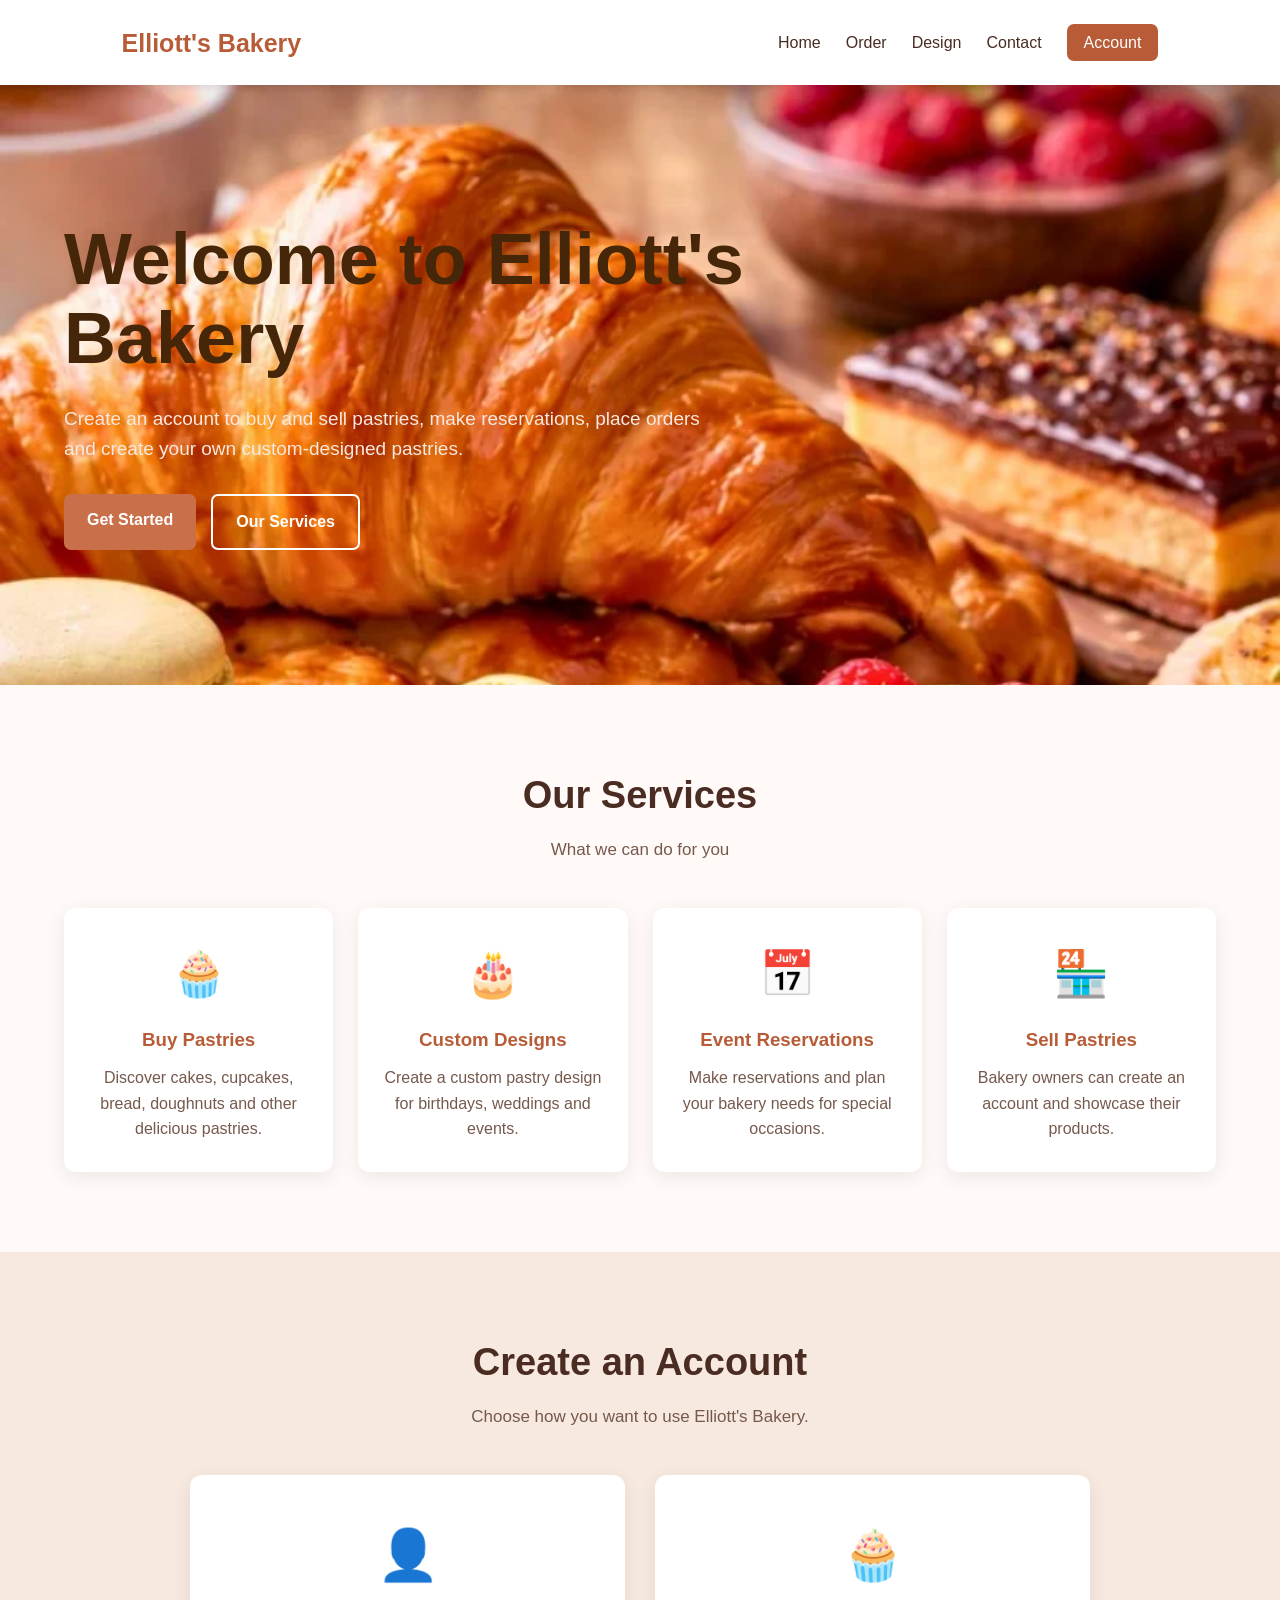
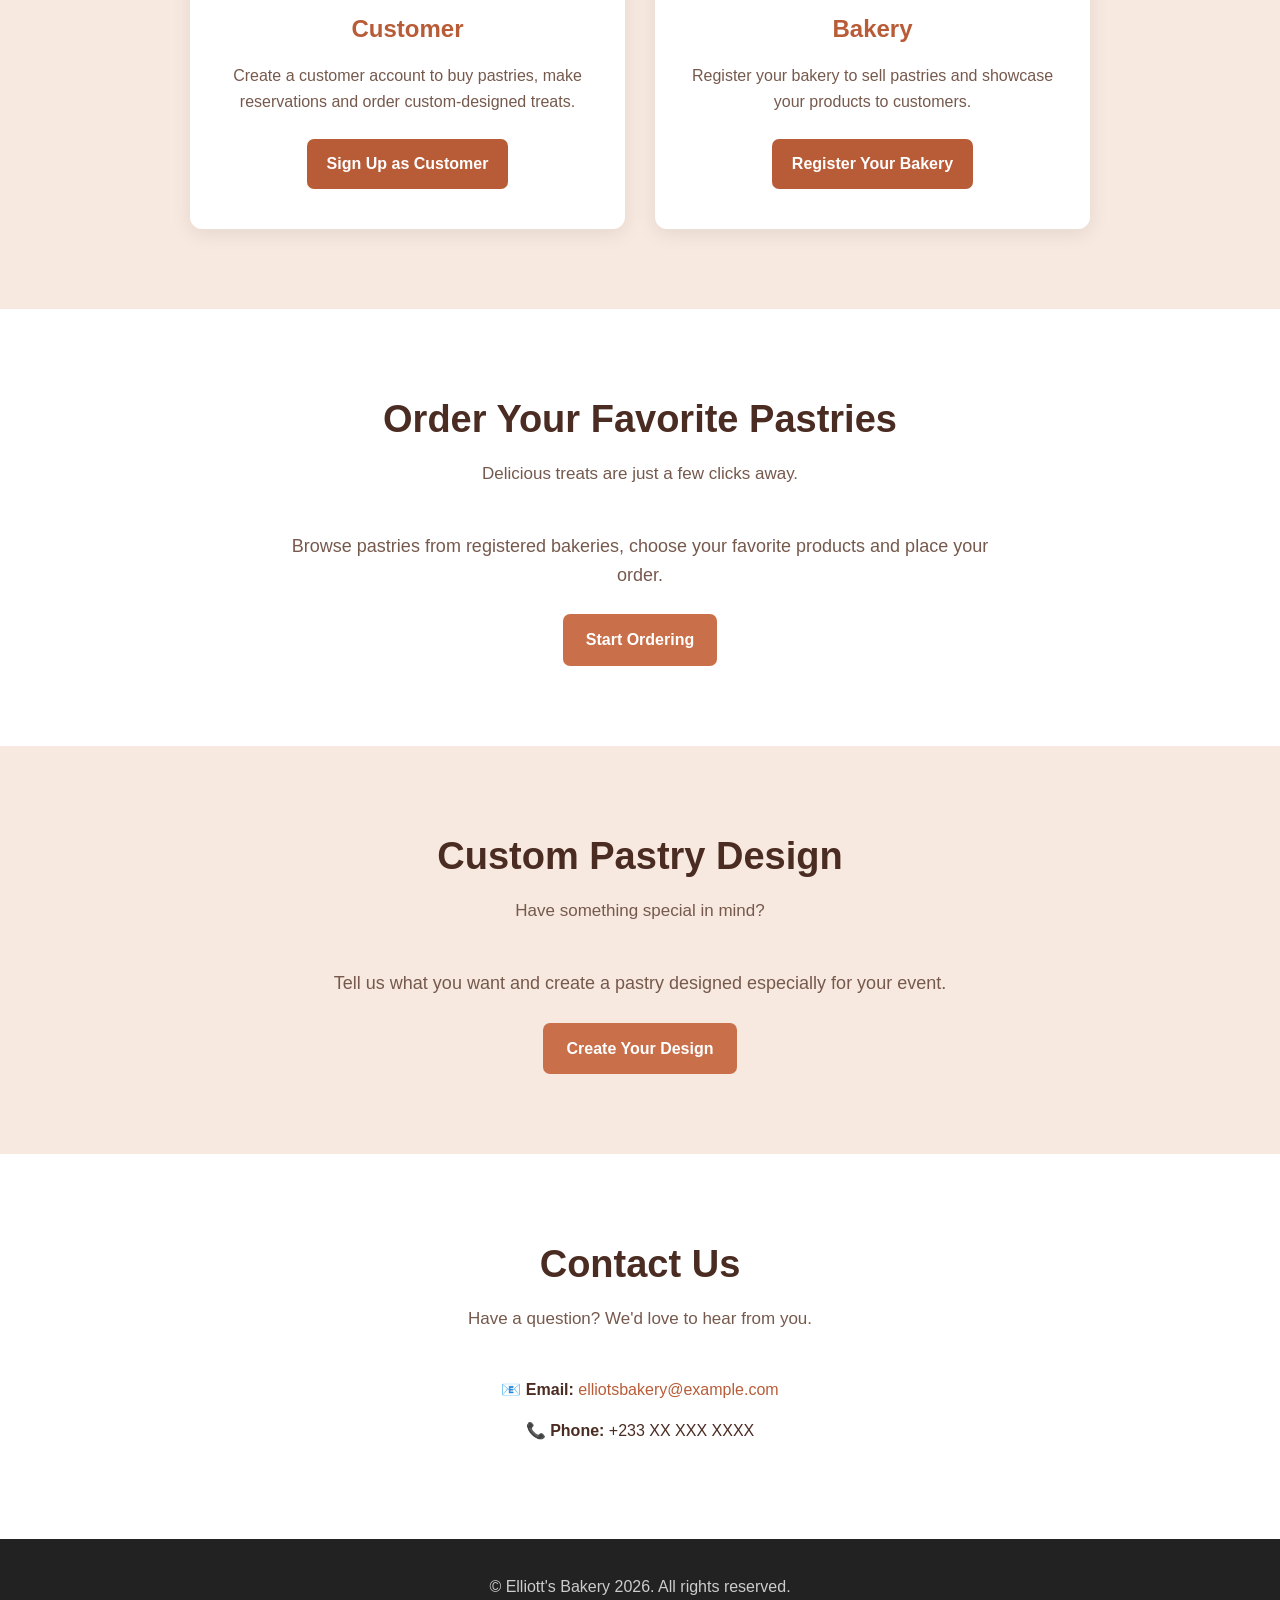
<file: index.html>
<!DOCTYPE html>
<html lang="en">

<head>

    <meta charset="UTF-8">

    <meta
        name="viewport"
        content="width=device-width, initial-scale=1.0"
    >

    <title>Elliott's Bakery</title>

    <link rel="stylesheet" href="style.css">

</head>

<body>

    <!-- =========================
         HEADER / NAVIGATION
    ========================== -->

    <header>

        <nav class="nav-bar">

            <a href="#home" class="logo">
                Elliott's Bakery
            </a>

            <button
                class="menu-btn"
                onclick="toggleMenu()"
                aria-label="Open menu"
            >
                ☰
            </button>

            <ul class="nav-links" id="navLinks">

                <li>
                    <a href="#home">
                        Home
                    </a>
                </li>

                <li>
                    <a href="#order">
                        Order
                    </a>
                </li>

                <li>
                    <a href="#design">
                        Design
                    </a>
                </li>

                <li>
                    <a href="#contact">
                        Contact
                    </a>
                </li>

                <li>
                    <a
                        href="#accounts"
                        class="account-link"
                    >
                        Account
                    </a>
                </li>

            </ul>

        </nav>

    </header>


    <!-- =========================
         HERO
    ========================== -->

    <section
        class="hero"
        id="home"
    >

        <div class="hero-content">

            <h1>
                Welcome to Elliott's Bakery
            </h1>

            <p>
                Create an account to buy and sell pastries,
                make reservations, place orders and create
                your own custom-designed pastries.
            </p>

            <div class="hero-buttons">

                <a
                    href="#accounts"
                    class="btn"
                >
                    Get Started
                </a>

                <a
                    href="#services"
                    class="btn btn-outline"
                >
                    Our Services
                </a>

            </div>

        </div>

    </section>


    <!-- =========================
         SERVICES
    ========================== -->

    <section
        class="services"
        id="services"
    >

        <div class="container">

            <div class="section-title">

                <h2>
                    Our Services
                </h2>

                <p>
                    What we can do for you
                </p>

            </div>


            <div class="service-container">

                <!-- SERVICE 1 -->

                <div class="service-card">

                    <div class="service-icon">
                        🧁
                    </div>

                    <h3>
                        Buy Pastries
                    </h3>

                    <p>
                        Discover cakes, cupcakes, bread,
                        doughnuts and other delicious pastries.
                    </p>

                </div>


                <!-- SERVICE 2 -->

                <div class="service-card">

                    <div class="service-icon">
                        🎂
                    </div>

                    <h3>
                        Custom Designs
                    </h3>

                    <p>
                        Create a custom pastry design
                        for birthdays, weddings and events.
                    </p>

                </div>


                <!-- SERVICE 3 -->

                <div class="service-card">

                    <div class="service-icon">
                        📅
                    </div>

                    <h3>
                        Event Reservations
                    </h3>

                    <p>
                        Make reservations and plan your
                        bakery needs for special occasions.
                    </p>

                </div>


                <!-- SERVICE 4 -->

                <div class="service-card">

                    <div class="service-icon">
                        🏪
                    </div>

                    <h3>
                        Sell Pastries
                    </h3>

                    <p>
                        Bakery owners can create an account
                        and showcase their products.
                    </p>

                </div>

            </div>

        </div>

    </section>


    <!-- =========================
         ACCOUNTS
    ========================== -->

    <section
        class="accounts"
        id="accounts"
    >

        <div class="container">

            <div class="section-title">

                <h2>
                    Create an Account
                </h2>

                <p>
                    Choose how you want to use
                    Elliott's Bakery.
                </p>

            </div>


            <div class="account-container">

                <!-- CUSTOMER -->

                <div class="account-card">

                    <div class="account-icon">
                        👤
                    </div>

                    <h2>
                        Customer
                    </h2>

                    <p>
                        Create a customer account to buy
                        pastries, make reservations and
                        order custom-designed treats.
                    </p>

                    <a
                        href="CUSTOMER.html"
                        class="account-btn"
                    >
                        Sign Up as Customer
                    </a>

                </div>


                <!-- BAKERY -->

                <div class="account-card bakery-account">

                    <div class="account-icon">
                        🧁
                    </div>

                    <h2>
                        Bakery
                    </h2>

                    <p>
                        Register your bakery to sell
                        pastries and showcase your products
                        to customers.
                    </p>

                    <a
                        href="BAKERY.html"
                        class="account-btn"
                    >
                        Register Your Bakery
                    </a>

                </div>

            </div>

        </div>

    </section>


    <!-- =========================
         ORDER
    ========================== -->

    <section
        class="order"
        id="order"
    >

        <div class="container">

            <div class="section-title">

                <h2>
                    Order Your Favorite Pastries
                </h2>

                <p>
                    Delicious treats are just a few clicks away.
                </p>

            </div>


            <div class="order-content">

                <p>
                    Browse pastries from registered bakeries,
                    choose your favorite products and place
                    your order.
                </p>

                <a
                    href="CUSTOMER.html"
                    class="btn"
                >
                    Start Ordering
                </a>

            </div>

        </div>

    </section>


    <!-- =========================
         CUSTOM DESIGN
    ========================== -->

    <section
        class="design"
        id="design"
    >

        <div class="container">

            <div class="section-title">

                <h2>
                    Custom Pastry Design
                </h2>

                <p>
                    Have something special in mind?
                </p>

            </div>


            <div class="design-content">

                <p>
                    Tell us what you want and create
                    a pastry designed especially for
                    your event.
                </p>

                <a
                    href="CUSTOMER.html"
                    class="btn"
                >
                    Create Your Design
                </a>

            </div>

        </div>

    </section>


    <!-- =========================
         CONTACT
    ========================== -->

    <section
        class="contact"
        id="contact"
    >

        <div class="container">

            <div class="section-title">

                <h2>
                    Contact Us
                </h2>

                <p>
                    Have a question? We'd love to hear from you.
                </p>

            </div>


            <div class="contact-info">

                <p>
                    📧
                    <strong>Email:</strong>

                    <a href="mailto:elliotsbakery@example.com">
                        elliotsbakery@example.com
                    </a>
                </p>


                <p>
                    📞
                    <strong>Phone:</strong>

                    +233 XX XXX XXXX
                </p>

            </div>

        </div>

    </section>


    <!-- =========================
         FOOTER
    ========================== -->

    <footer>

        <p>
            © Elliott's Bakery 2026.
            All rights reserved.
        </p>

    </footer>


    <!-- =========================
         JAVASCRIPT
    ========================== -->

    <script src="script.js"></script>

</body>

</html>
</file>
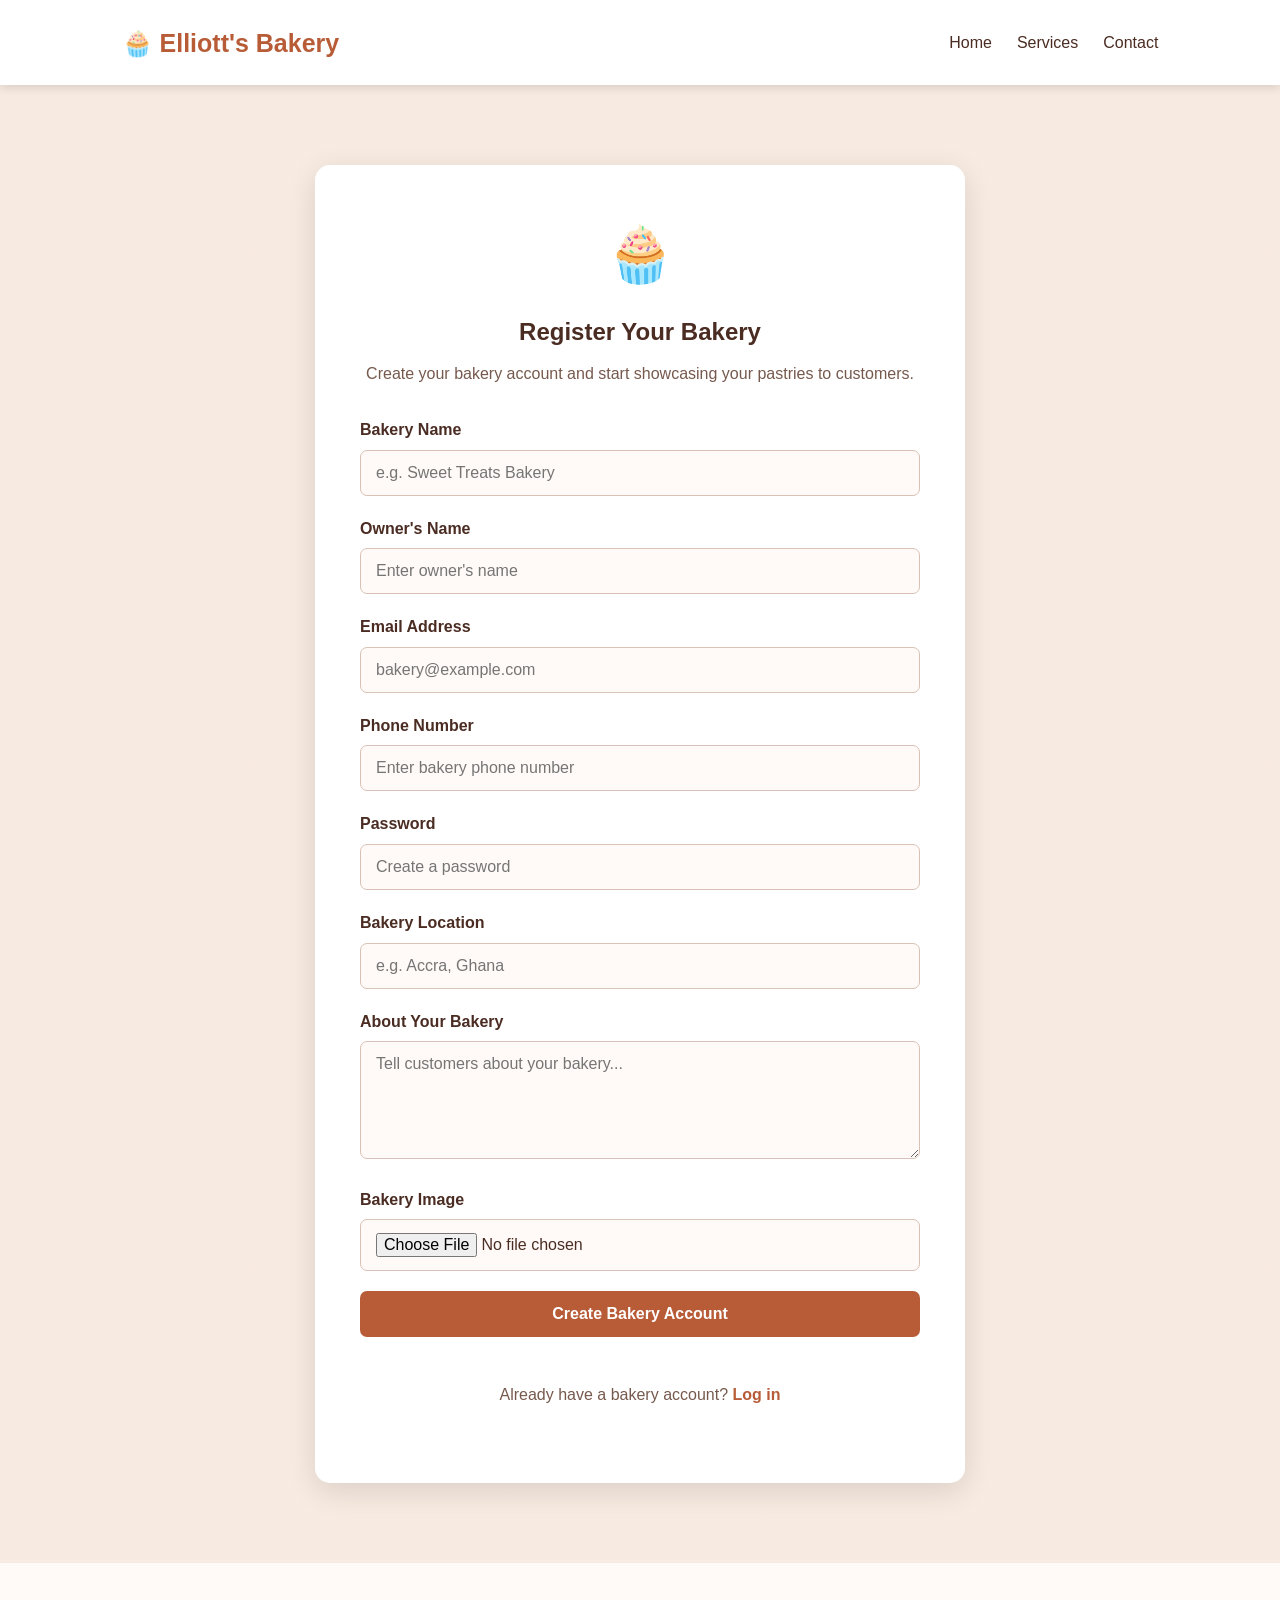
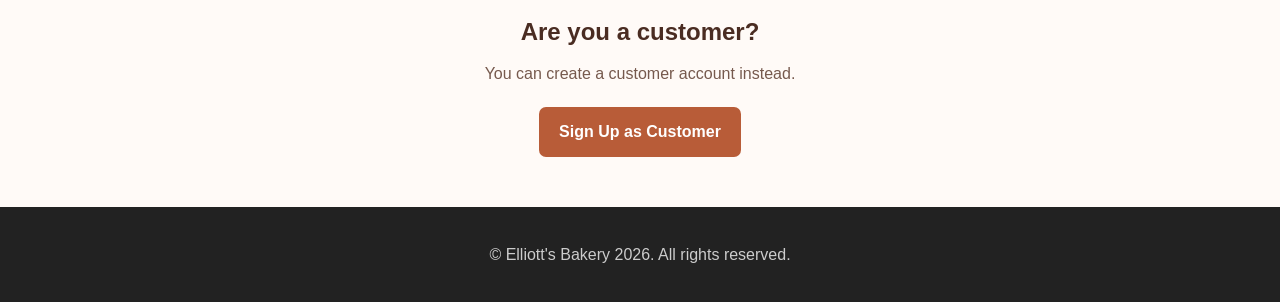
<file: BAKERY.html>
<!DOCTYPE html>
<html lang="en">

<head>

    <meta charset="UTF-8">

    <meta
        name="viewport"
        content="width=device-width, initial-scale=1.0"
    >

    <title>Register Your Bakery - Elliott's Bakery</title>

    <link rel="stylesheet" href="style.css">

</head>

<body>

    <!-- =========================
         NAVIGATION
    ========================== -->

    <header>

        <nav class="nav-bar">

            <a href="index.html" class="logo">
                🧁 Elliott's Bakery
            </a>

            <button
                class="menu-btn"
                onclick="toggleMenu()"
                aria-label="Open navigation menu"
            >
                ☰
            </button>

            <ul class="nav-links" id="navLinks">

                <li>
                    <a href="index.html">
                        Home
                    </a>
                </li>

                <li>
                    <a href="index.html#services">
                        Services
                    </a>
                </li>

                <li>
                    <a href="index.html#contact">
                        Contact
                    </a>
                </li>

            </ul>

        </nav>

    </header>


    <!-- =========================
         BAKERY REGISTRATION
    ========================== -->

    <main>

        <section class="account-page">

            <div class="account-form-container">

                <div class="bakery-form-icon">
                    🧁
                </div>

                <h1>
                    Register Your Bakery
                </h1>

                <p>
                    Create your bakery account and start
                    showcasing your pastries to customers.
                </p>


                <form id="bakeryForm">

                    <!-- Bakery Name -->

                    <div class="form-group">

                        <label for="bakeryName">
                            Bakery Name
                        </label>

                        <input
                            type="text"
                            id="bakeryName"
                            name="bakeryName"
                            placeholder="e.g. Sweet Treats Bakery"
                            required
                        >

                    </div>


                    <!-- Owner Name -->

                    <div class="form-group">

                        <label for="ownerName">
                            Owner's Name
                        </label>

                        <input
                            type="text"
                            id="ownerName"
                            name="ownerName"
                            placeholder="Enter owner's name"
                            required
                        >

                    </div>


                    <!-- Email -->

                    <div class="form-group">

                        <label for="bakeryEmail">
                            Email Address
                        </label>

                        <input
                            type="email"
                            id="bakeryEmail"
                            name="bakeryEmail"
                            placeholder="bakery@example.com"
                            required
                        >

                    </div>


                    <!-- Phone -->

                    <div class="form-group">

                        <label for="bakeryPhone">
                            Phone Number
                        </label>

                        <input
                            type="tel"
                            id="bakeryPhone"
                            name="bakeryPhone"
                            placeholder="Enter bakery phone number"
                            required
                        >

                    </div>


                    <!-- Password -->

                    <div class="form-group">

                        <label for="bakeryPassword">
                            Password
                        </label>

                        <input
                            type="password"
                            id="bakeryPassword"
                            name="bakeryPassword"
                            placeholder="Create a password"
                            minlength="8"
                            required
                        >

                    </div>


                    <!-- Location -->

                    <div class="form-group">

                        <label for="bakeryLocation">
                            Bakery Location
                        </label>

                        <input
                            type="text"
                            id="bakeryLocation"
                            name="bakeryLocation"
                            placeholder="e.g. Accra, Ghana"
                            required
                        >

                    </div>


                    <!-- Bakery Description -->

                    <div class="form-group">

                        <label for="bakeryDescription">
                            About Your Bakery
                        </label>

                        <textarea
                            id="bakeryDescription"
                            name="bakeryDescription"
                            placeholder="Tell customers about your bakery..."
                            rows="5"
                        ></textarea>

                    </div>


                    <!-- Bakery Image -->

                    <div class="form-group">

                        <label for="bakeryImage">
                            Bakery Image
                        </label>

                        <input
                            type="file"
                            id="bakeryImage"
                            name="bakeryImage"
                            accept="image/*"
                        >

                    </div>


                    <!-- Submit -->

                    <button
                        type="submit"
                        class="account-submit"
                    >
                        Create Bakery Account
                    </button>

                </form>


                <p class="form-footer">

                    Already have a bakery account?

                    <a href="#">
                        Log in
                    </a>

                </p>

            </div>

        </section>


        <!-- Customer option -->

        <section class="alternative-account">

            <h2>
                Are you a customer?
            </h2>

            <p>
                You can create a customer account instead.
            </p>

            <a
                href="CUSTOMER.html"
                class="account-btn"
            >
                Sign Up as Customer
            </a>

        </section>

    </main>


    <!-- =========================
         FOOTER
    ========================== -->

    <footer>

        <p>
            © Elliott's Bakery 2026.
            All rights reserved.
        </p>

    </footer>


    <script src="script.js"></script>

</body>

</html>
</file>
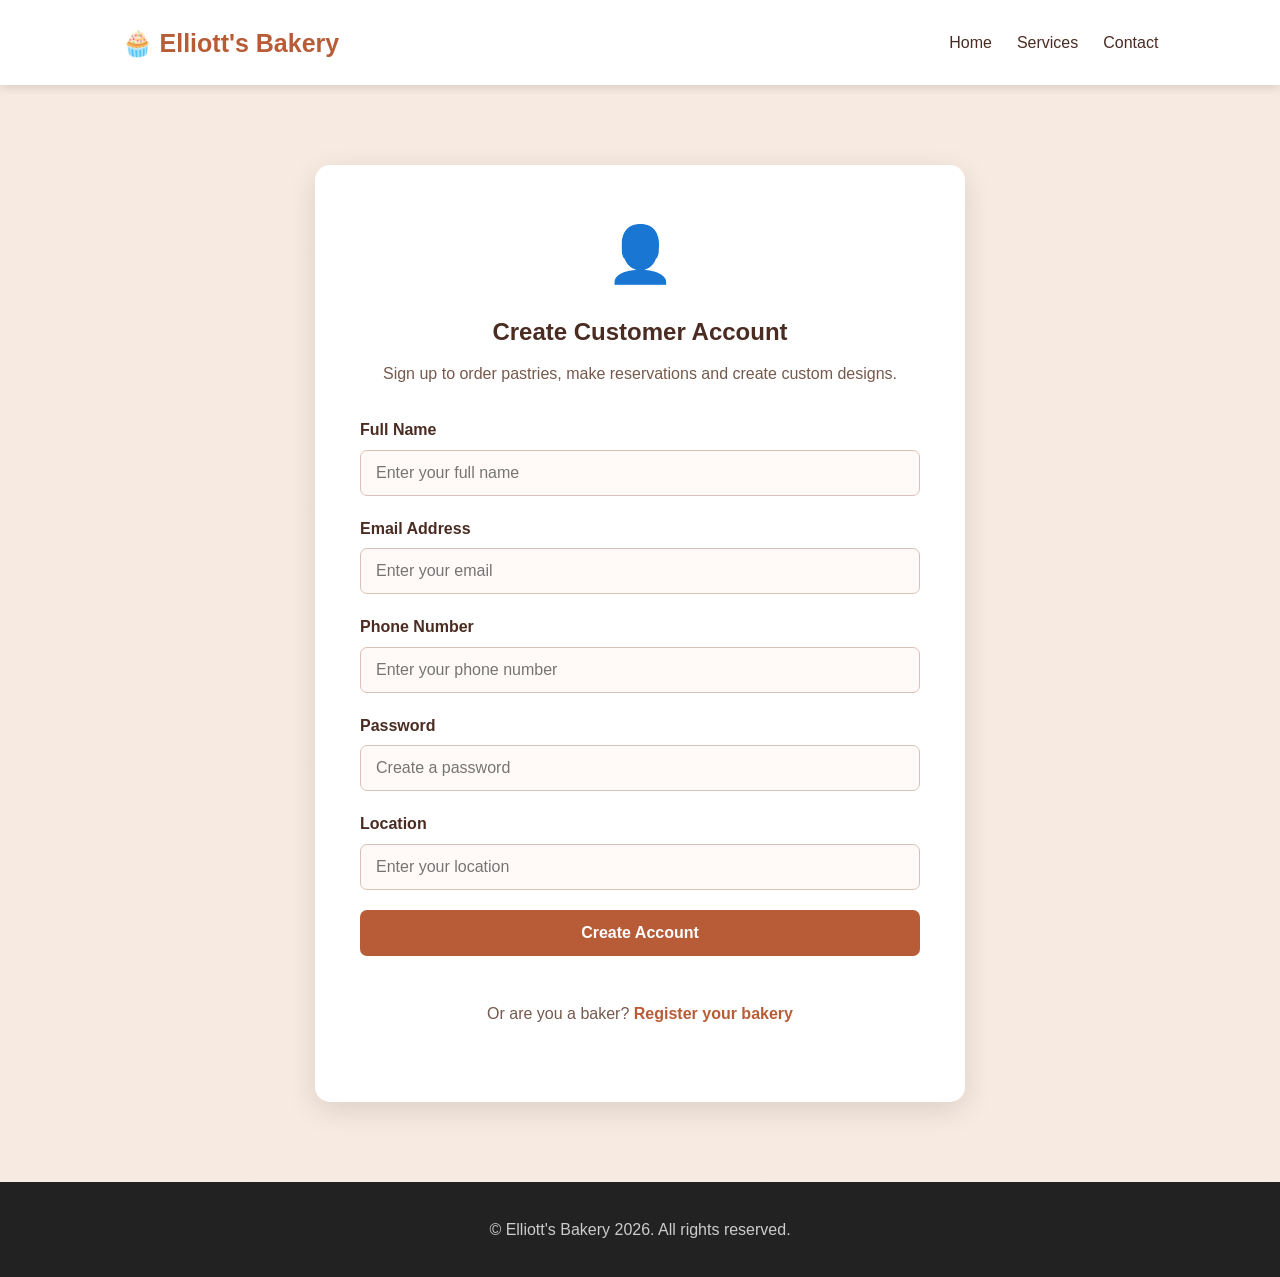
<file: CUSTOMER.html>
<!DOCTYPE html>
<html lang="en">

<head>

    <meta charset="UTF-8">

    <meta
        name="viewport"
        content="width=device-width, initial-scale=1.0"
    >

    <title>Customer Account - Elliott's Bakery</title>

    <link rel="stylesheet" href="style.css">

</head>

<body>

    <!-- =========================
         NAVIGATION
    ========================== -->

    <header>

        <nav class="nav-bar">

            <a href="index.html" class="logo">
                🧁 Elliott's Bakery
            </a>

            <button
                class="menu-btn"
                onclick="toggleMenu()"
                aria-label="Open navigation menu"
            >
                ☰
            </button>

            <ul class="nav-links" id="navLinks">

                <li>
                    <a href="index.html">
                        Home
                    </a>
                </li>

                <li>
                    <a href="index.html#services">
                        Services
                    </a>
                </li>

                <li>
                    <a href="index.html#contact">
                        Contact
                    </a>
                </li>

            </ul>

        </nav>

    </header>


    <!-- =========================
         CUSTOMER REGISTRATION
    ========================== -->

    <main>

        <section class="account-page">

            <div class="account-form-container">

                <div class="customer-form-icon">
                    👤
                </div>

                <h1>
                    Create Customer Account
                </h1>

                <p>
                    Sign up to order pastries, make
                    reservations and create custom designs.
                </p>


                <form id="customerForm">

                    <!-- Full Name -->

                    <div class="form-group">

                        <label for="customerName">
                            Full Name
                        </label>

                        <input
                            type="text"
                            id="customerName"
                            name="customerName"
                            placeholder="Enter your full name"
                            required
                        >

                    </div>


                    <!-- Email -->

                    <div class="form-group">

                        <label for="customerEmail">
                            Email Address
                        </label>

                        <input
                            type="email"
                            id="customerEmail"
                            name="customerEmail"
                            placeholder="Enter your email"
                            required
                        >

                    </div>


                    <!-- Phone -->

                    <div class="form-group">

                        <label for="customerPhone">
                            Phone Number
                        </label>

                        <input
                            type="tel"
                            id="customerPhone"
                            name="customerPhone"
                            placeholder="Enter your phone number"
                            required
                        >

                    </div>


                    <!-- Password -->

                    <div class="form-group">

                        <label for="customerPassword">
                            Password
                        </label>

                        <input
                            type="password"
                            id="customerPassword"
                            name="customerPassword"
                            placeholder="Create a password"
                            minlength="8"
                            required
                        >

                    </div>


                    <!-- Location -->

                    <div class="form-group">

                        <label for="customerLocation">
                            Location
                        </label>

                        <input
                            type="text"
                            id="customerLocation"
                            name="customerLocation"
                            placeholder="Enter your location"
                            required
                        >

                    </div>


                    <!-- Submit -->

                    <button
                        type="submit"
                        class="account-submit"
                    >
                        Create Account
                    </button>
					

                </form>


                <p class="form-footer">

                    Or are you a baker?

                    <a href="BAKERY.html">
                        Register your bakery
                    </a>

                </p>

            </div>

        </section>

    </main>


    <!-- =========================
         FOOTER
    ========================== -->

    <footer>

        <p>
            © Elliott's Bakery 2026.
            All rights reserved.
        </p>

    </footer>


    <script src="script.js"></script>

</body>

</html>
</file>
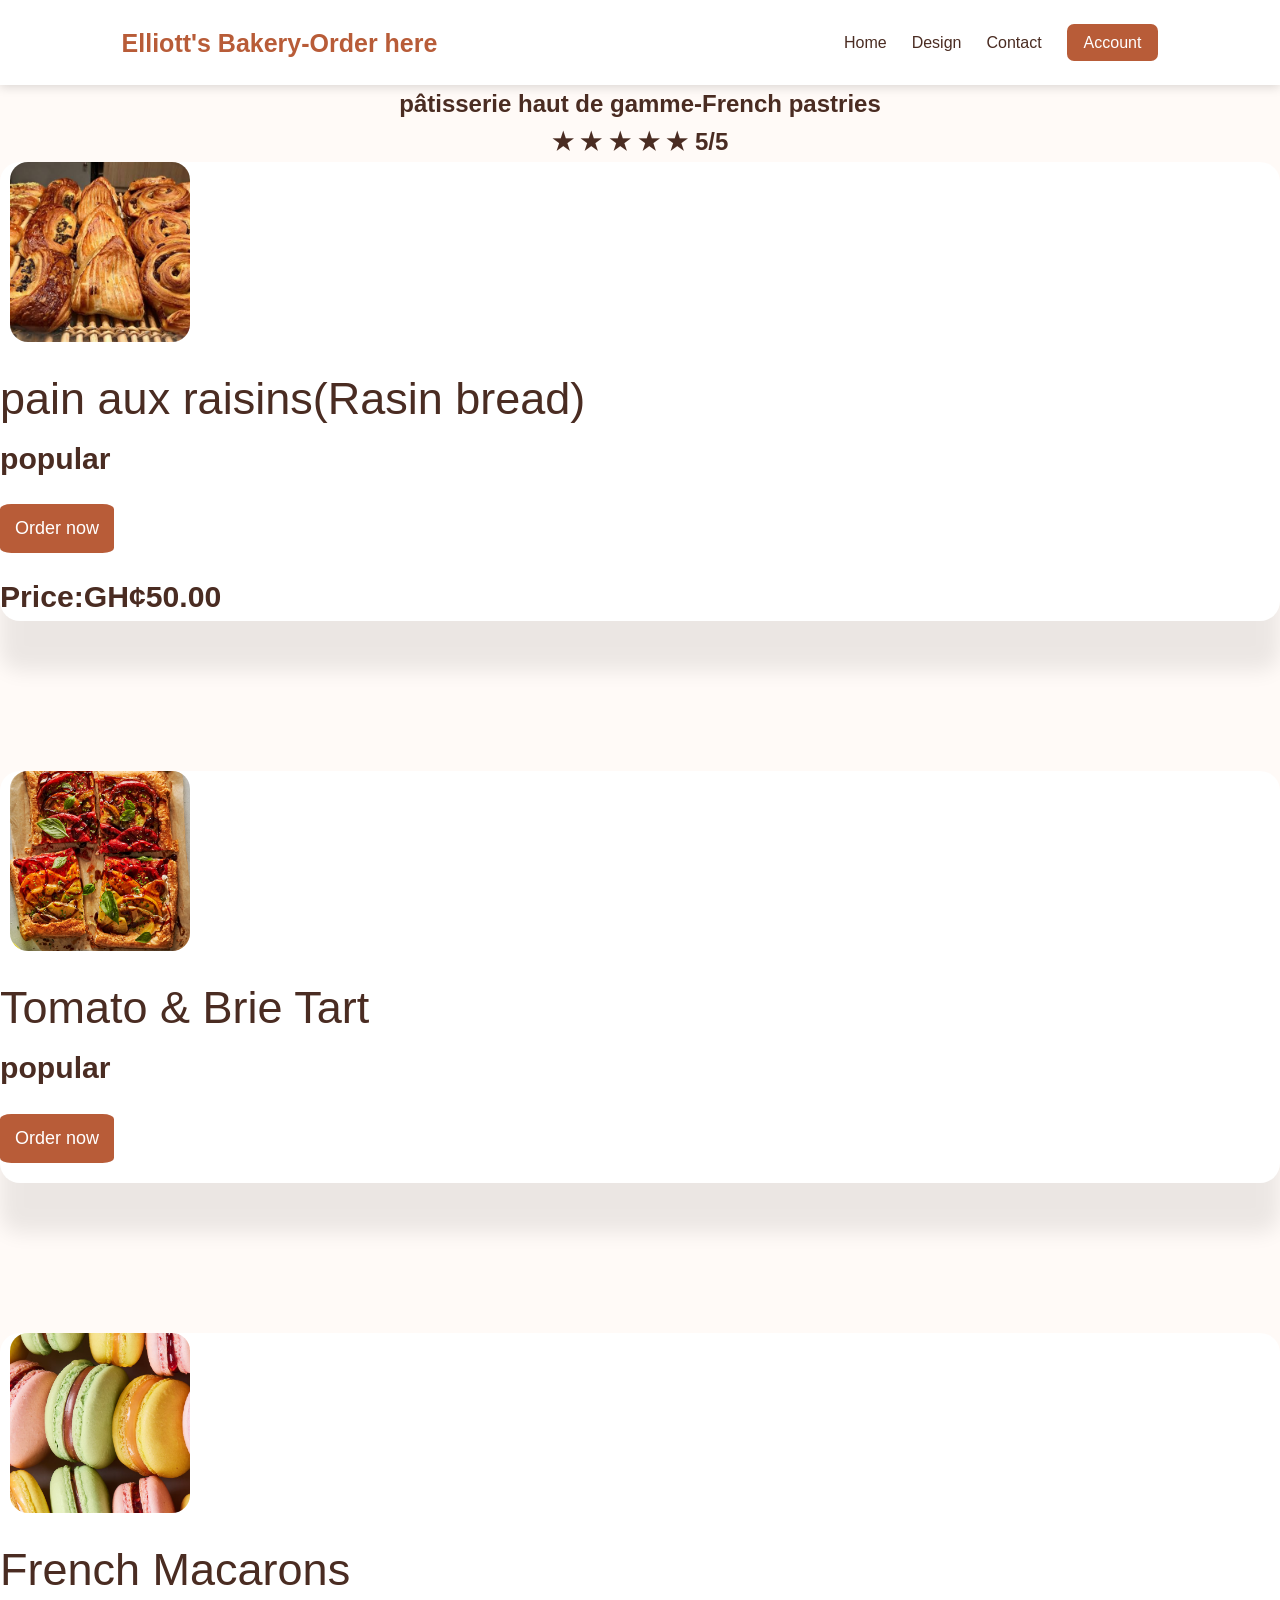
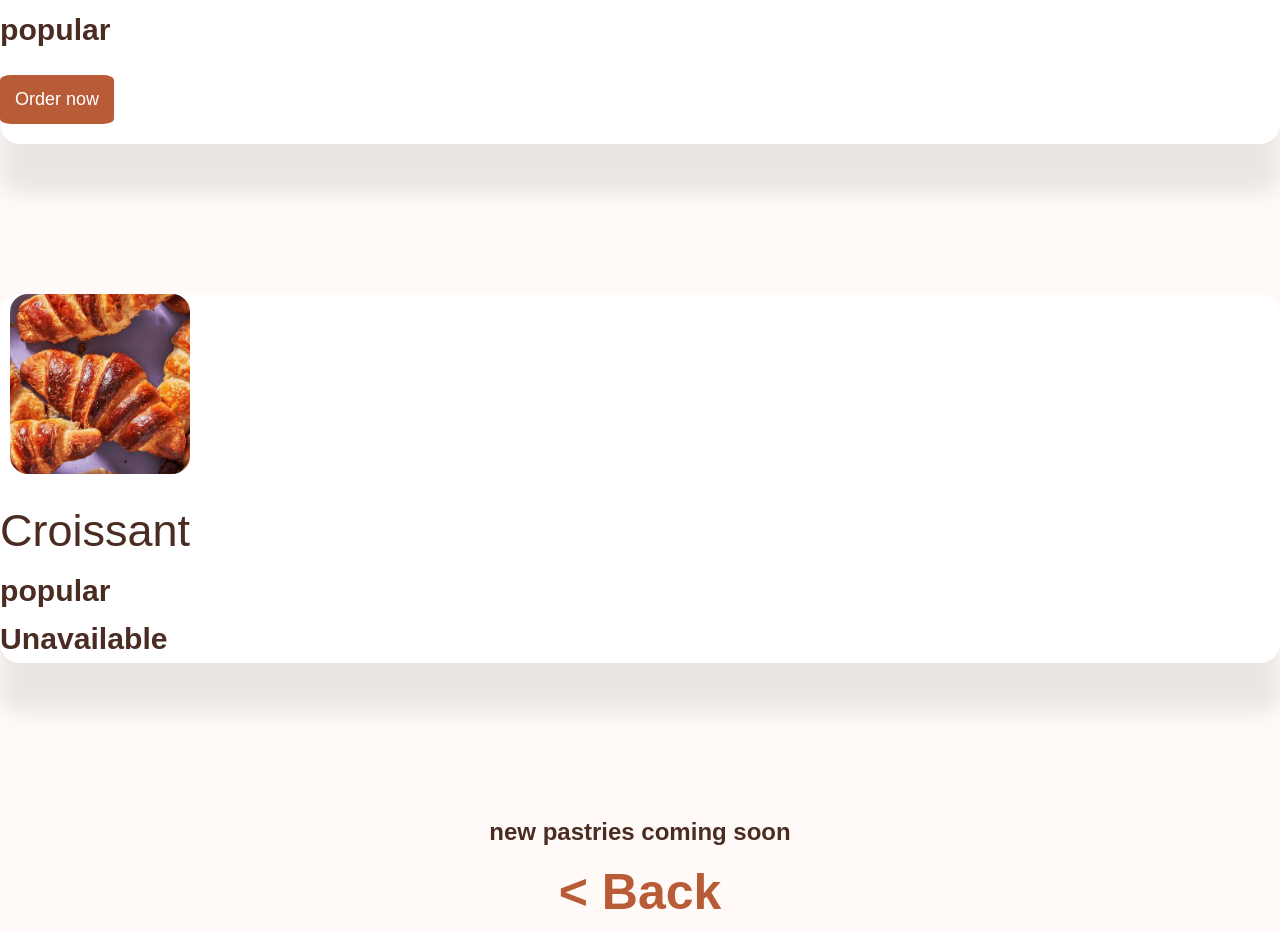
<file: new 1.html>
<!DOCTYPE html>
<html lang="en">

<head>

    <meta charset="UTF-8">

    <meta
        name="viewport"
        content="width=device-width, initial-scale=1.0"
    >

    <title>Order</title>

    <link rel="stylesheet" href="style.css">

</head>

<body>
<header>

        <nav class="nav-bar">

            <a href="#home" class="logo">
                Elliott's Bakery-Order here
            </a>

            <button
                class="menu-btn"
                onclick="toggleMenu()"
                aria-label="Open menu"
            >
                ☰
            </button>

            <ul class="nav-links" id="navLinks">

               <li>
                    <a href="index.html">
                        Home
                    </a>
                </li>

                

                <li>
                    <a href="index.html">
                        Design
                    </a>
                </li>

                <li>
                    <a href="index.html">
                        Contact
                    </a>
                </li>

                <li>
                    <a
                        href="#accounts"
                        class="account-link"
                    >
                        Account
                    </a>
                </li>

            </ul>

        </nav>

    </header>
	
	 <h2> pâtisserie haut de gamme-French pastries</h2>
					<h2>★ ★ ★ ★ ★ 5/5
					</h2>
					
					
					<div class="bakery-card">
					<div class="bakery-icon">
					<img src="french.jfif"> 
					<p>pain aux raisins(Rasin bread)</p>
					<h6>popular</h6> <button>Order now</button>
					<h6>Price:GH¢50.00</h6>
					</div>
					</div>
					
					<div class="bakery-card">
					<div class="bakery-icon">
					<img src="tbt.avif"> 
					<p>Tomato & Brie Tart</p>
					<h6>popular</h6> <button>Order now</button>
					</div>
					</div>
					
					<div class="bakery-card">
					<div class="bakery-icon">
					<img src="mac.avif"> 
					<p>French Macarons</p>
					<h6>popular</h6> <button>Order now</button>
					</div>
					</div>
					
					<div class="bakery-card">
					<div class="bakery-icon">
					<img src="fr.avif"> 
					<p>Croissant</p>
					<h6>popular</h6><h6> Unavailable </h6>
					</div>
					</div>
					
					
					<h2> new pastries coming soon</h2>
					<a href="order.html" >
					<h5> < Back  </h5>
</file>
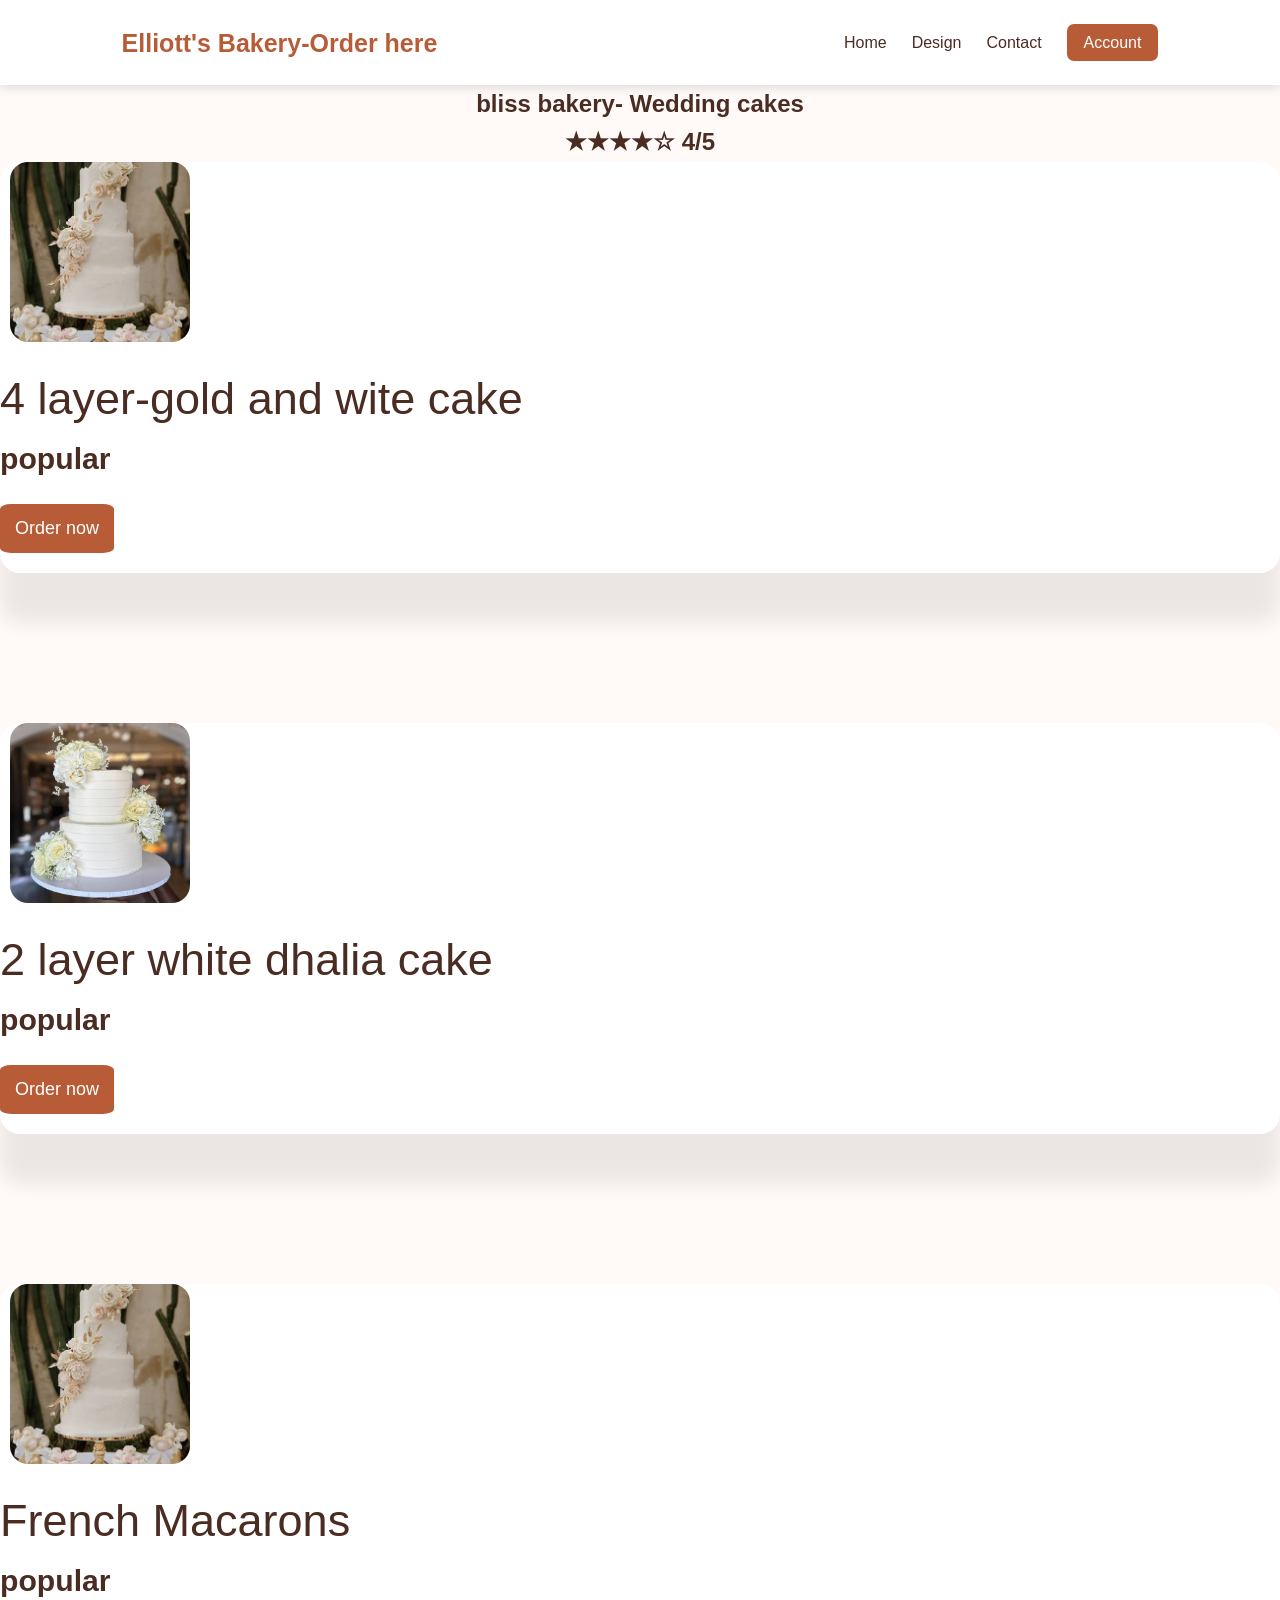
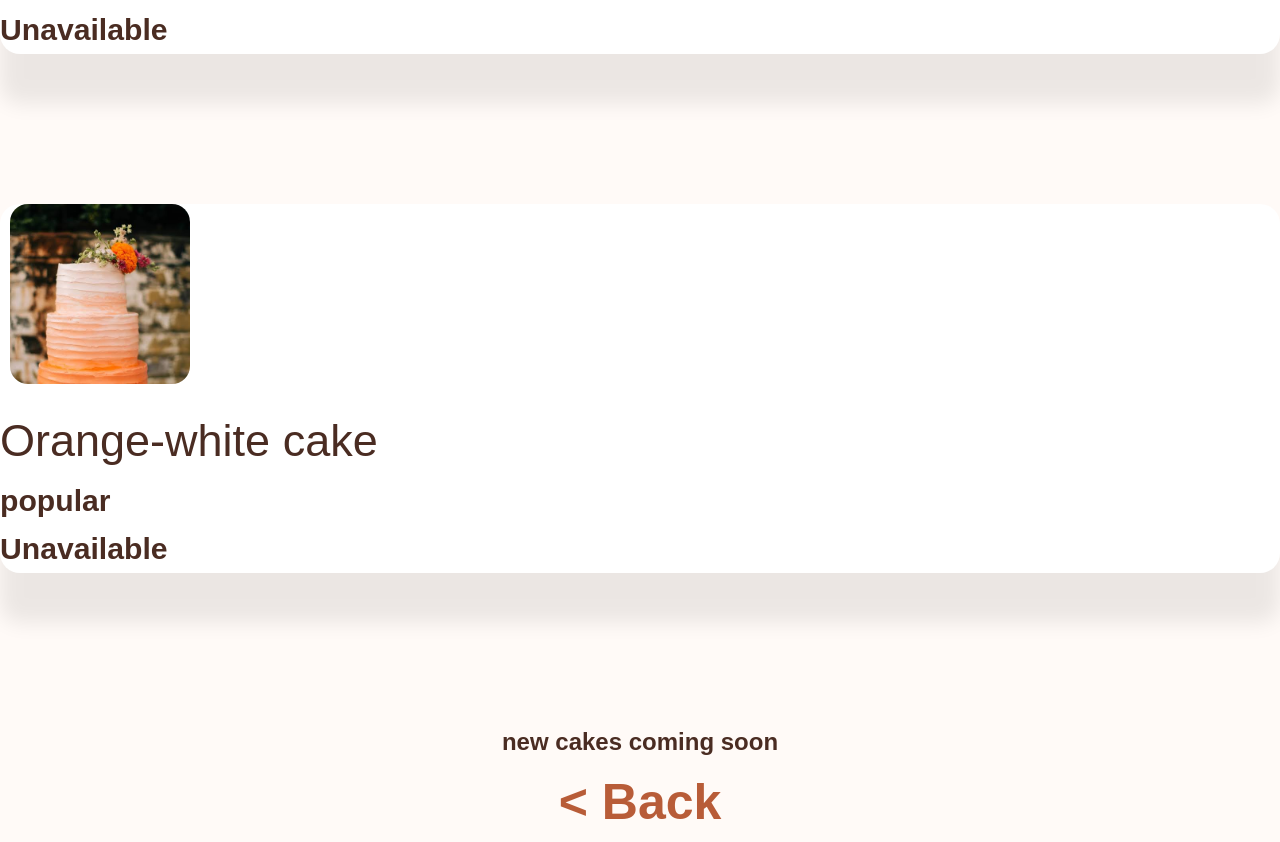
<file: new 2.html>
<!DOCTYPE html>
<html lang="en">

<head>

    <meta charset="UTF-8">

    <meta
        name="viewport"
        content="width=device-width, initial-scale=1.0"
    >

    <title>Order</title>

    <link rel="stylesheet" href="style.css">

</head>

<body>
<header>

        <nav class="nav-bar">

            <a href="#home" class="logo">
                Elliott's Bakery-Order here
            </a>

            <button
                class="menu-btn"
                onclick="toggleMenu()"
                aria-label="Open menu"
            >
                ☰
            </button>

            <ul class="nav-links" id="navLinks">

               <li>
                    <a href="index.html">
                        Home
                    </a>
                </li>

                

                <li>
                    <a href="index.html">
                        Design
                    </a>
                </li>

                <li>
                    <a href="index.html">
                        Contact
                    </a>
                </li>

                <li>
                    <a
                        href="#accounts"
                        class="account-link"
                    >
                        Account
                    </a>
                </li>

            </ul>

        </nav>

    </header>
	
	 <h2>  bliss bakery- Wedding cakes</h2>
					<h2>★★★★☆ 4/5 
					</h2>
					
					
					<div class="bakery-card">
					<div class="bakery-icon">
					<img src="blsi.jfif"> 
					<p>4 layer-gold and wite cake</p>
					<h6>popular</h6> <button>Order now</button>
					</div>
					</div>
					
					<div class="bakery-card">
					<div class="bakery-icon">
					<img src="blsii.jfif"> 
					<p>2 layer white dhalia cake</p>
					<h6>popular</h6> <button>Order now</button>
					</div>
					</div>
					
					<div class="bakery-card">
					<div class="bakery-icon">
					<img src="blsi.jfif"> 
					<p>French Macarons</p>
					<h6>popular</h6> <h6>Unavailable</h6>
					</div>
					</div>
					
					<div class="bakery-card">
					<div class="bakery-icon">
					<img src="oren.jfif"> 
					<p>Orange-white cake</p>
					<h6>popular</h6><h6> Unavailable </h6>
					</div>
					</div>
					
					
					<h2> new cakes coming soon</h2>
					<a href="order.html" >
					<h5> < Back  </h5>
</file>
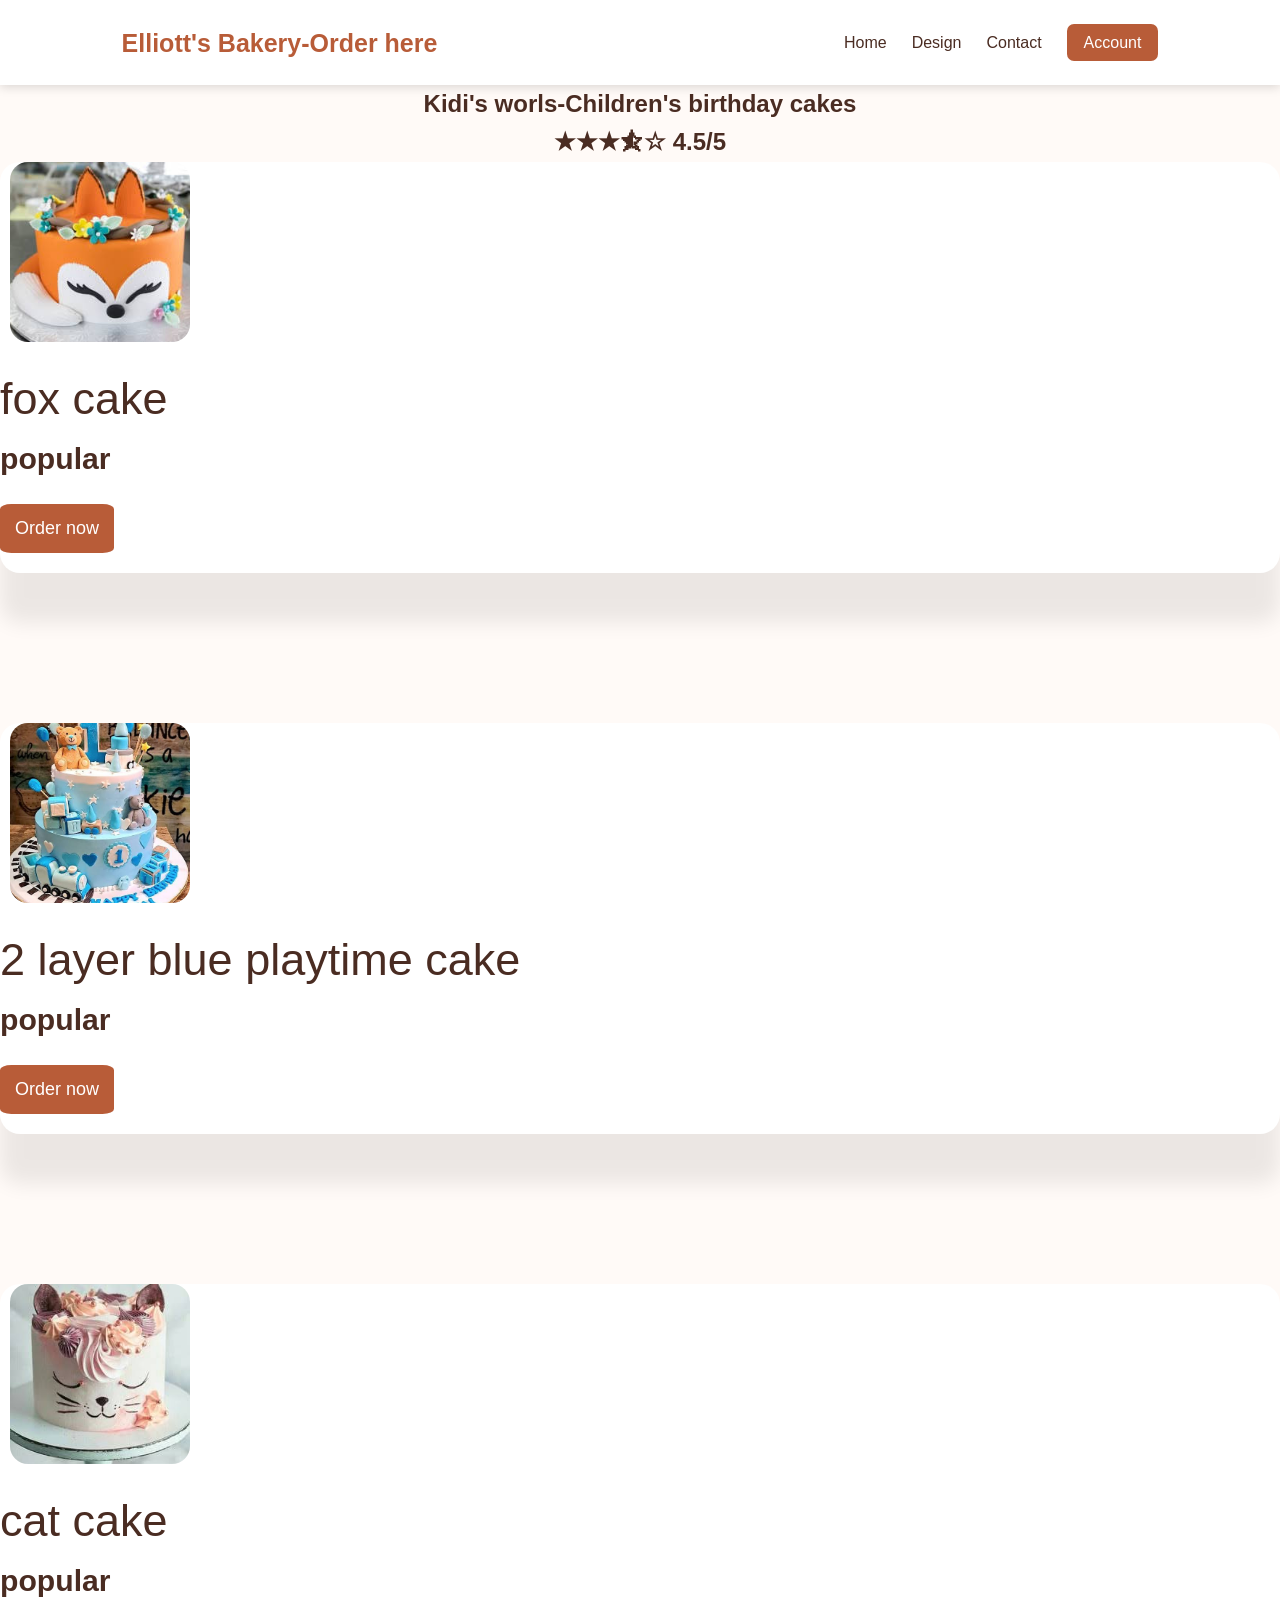
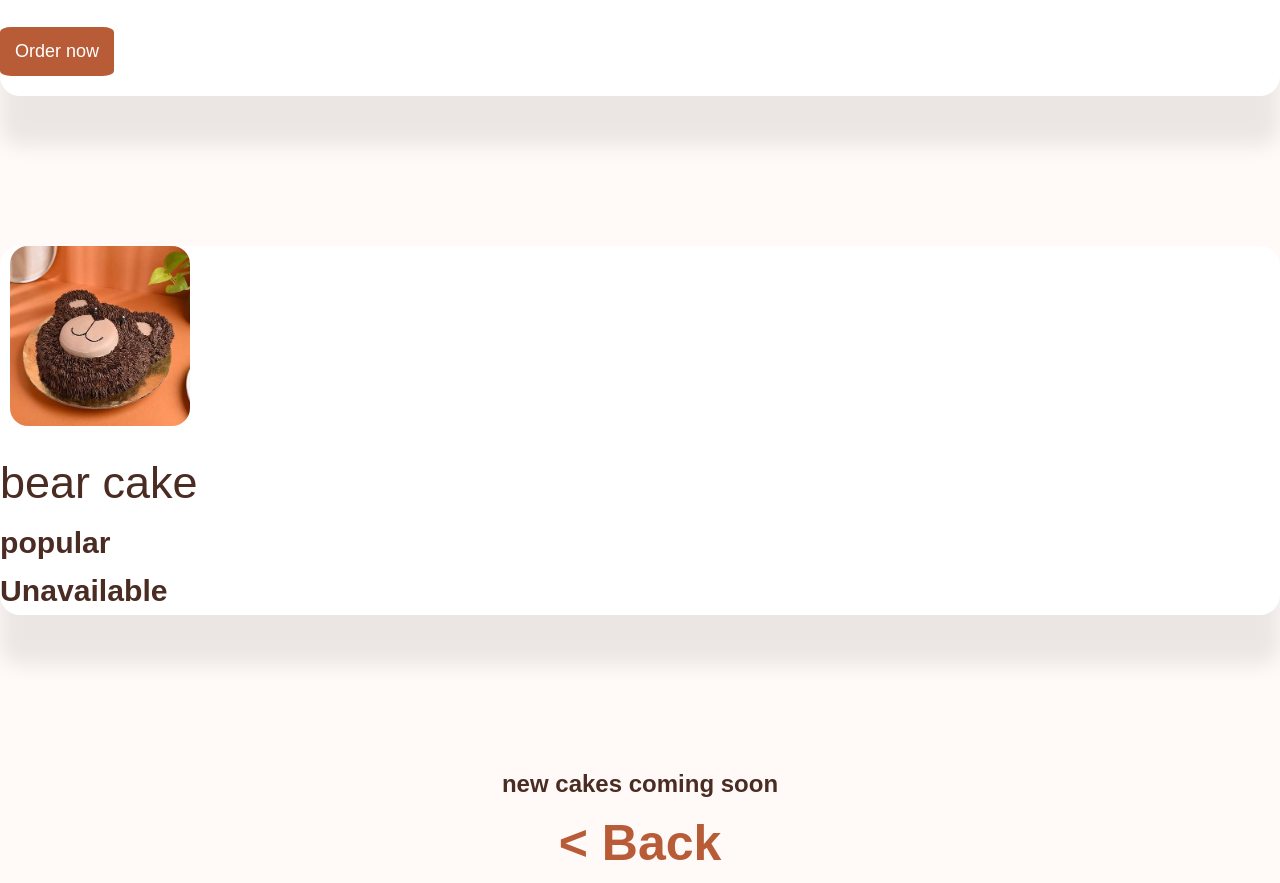
<file: new 3.html>
<!DOCTYPE html>
<html lang="en">

<head>

    <meta charset="UTF-8">

    <meta
        name="viewport"
        content="width=device-width, initial-scale=1.0"
    >

    <title>Order</title>

    <link rel="stylesheet" href="style.css">

</head>

<body>
<header>

        <nav class="nav-bar">

            <a href="#home" class="logo">
                Elliott's Bakery-Order here
            </a>

            <button
                class="menu-btn"
                onclick="toggleMenu()"
                aria-label="Open menu"
            >
                ☰
            </button>

            <ul class="nav-links" id="navLinks">

               <li>
                    <a href="index.html">
                        Home
                    </a>
                </li>

                

                <li>
                    <a href="index.html">
                        Design
                    </a>
                </li>

                <li>
                    <a href="index.html">
                        Contact
                    </a>
                </li>

                <li>
                    <a
                        href="#accounts"
                        class="account-link"
                    >
                        Account
                    </a>
                </li>

            </ul>

        </nav>

    </header>
	
	 <h2>  Kidi's worls-Children's birthday cakes </h2>
					<h2>★★★⯪☆ 4.5/5
					</h2>
					
					
					<div class="bakery-card">
					<div class="bakery-icon">
					<img src="fox.jfif"> 
					<p>fox cake</p>
					<h6>popular</h6> <button>Order now</button>
					</div>
					</div>
					
					<div class="bakery-card">
					<div class="bakery-icon">
					<img src="boy.jfif"> 
					<p>2 layer blue playtime cake</p>
					<h6>popular</h6> <button>Order now</button>
					</div>
					</div>
					
					<div class="bakery-card">
					<div class="bakery-icon">
					<img src="kit.jfif"> 
					<p>cat cake</p>
					<h6>popular</h6>  <button>Order now</button>
					</div>
					</div>
					
					<div class="bakery-card">
					<div class="bakery-icon">
					<img src="ber.jfif"> 
					<p>bear cake</p>
					<h6>popular</h6><h6> Unavailable </h6>
					</div>
					</div>
					
					
					<h2> new cakes coming soon</h2>
					<a href="order.html" >
					<h5> < Back  </h5>
</file>
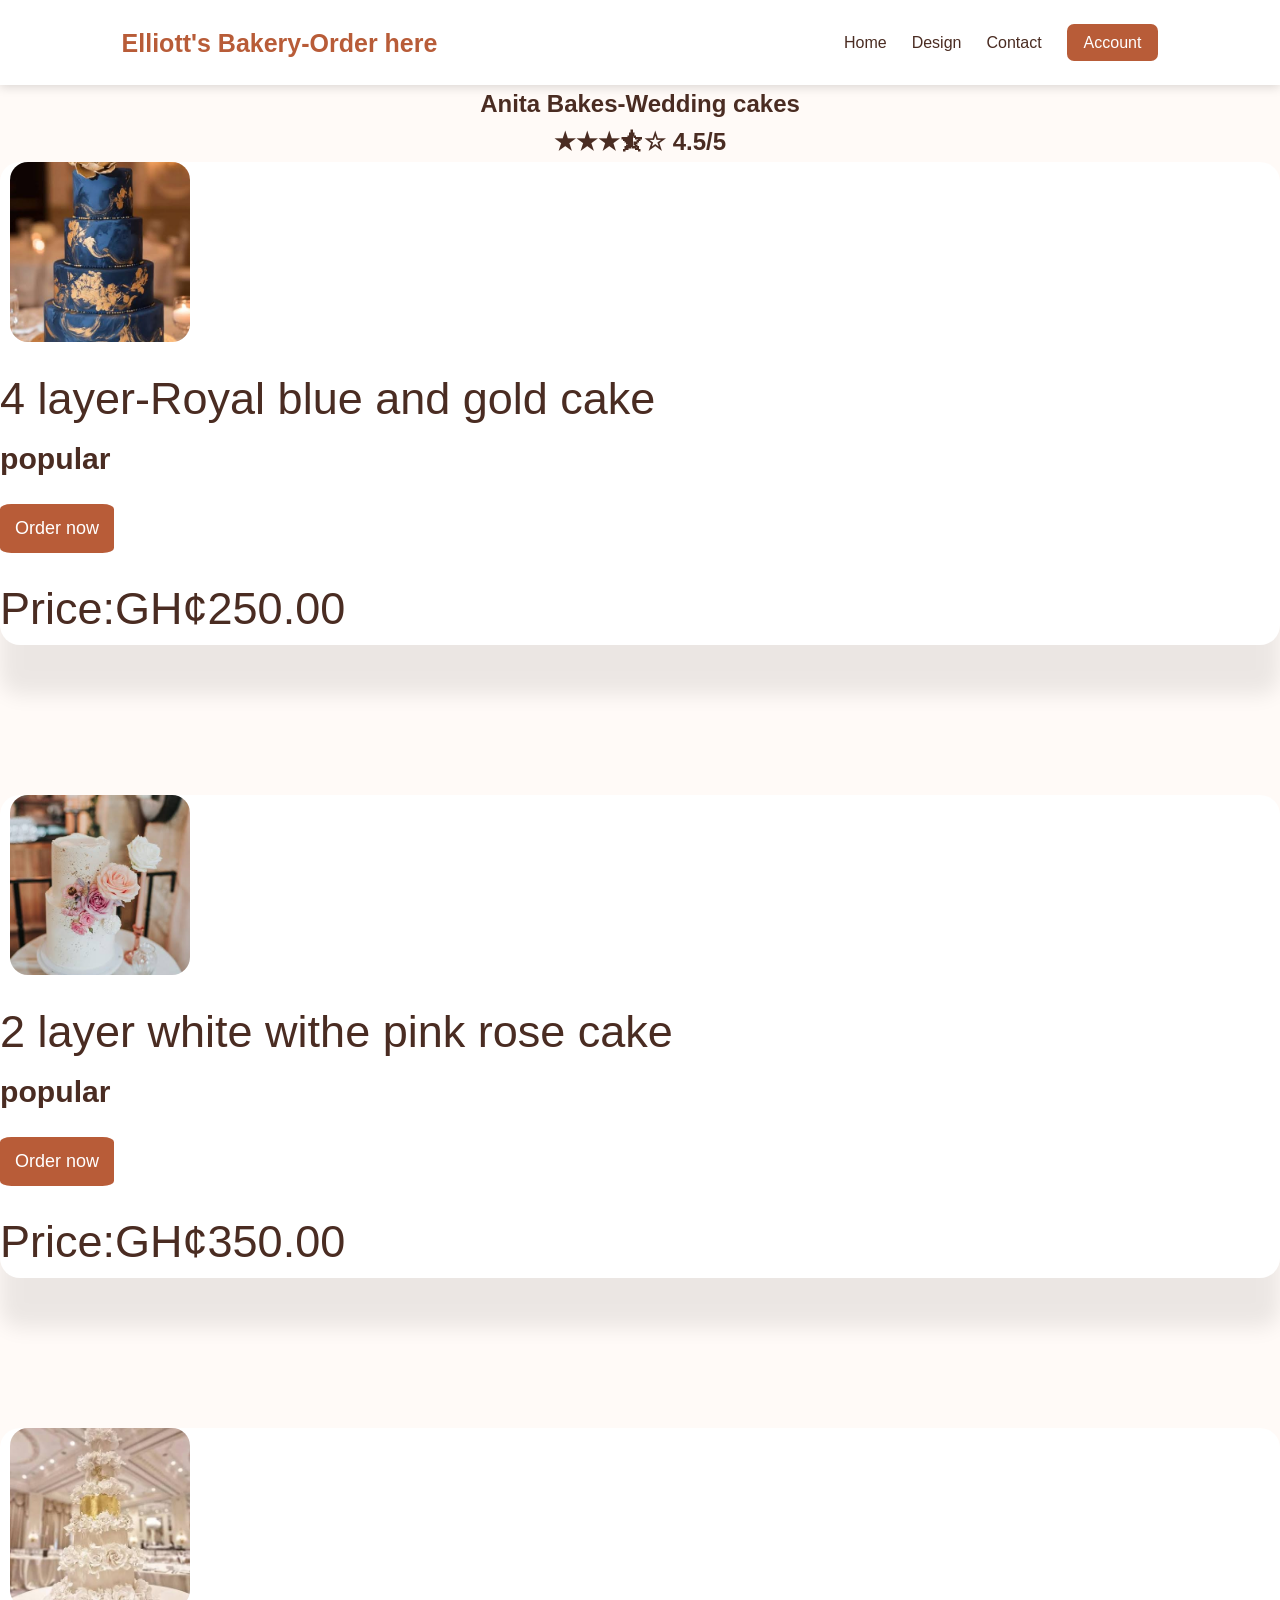
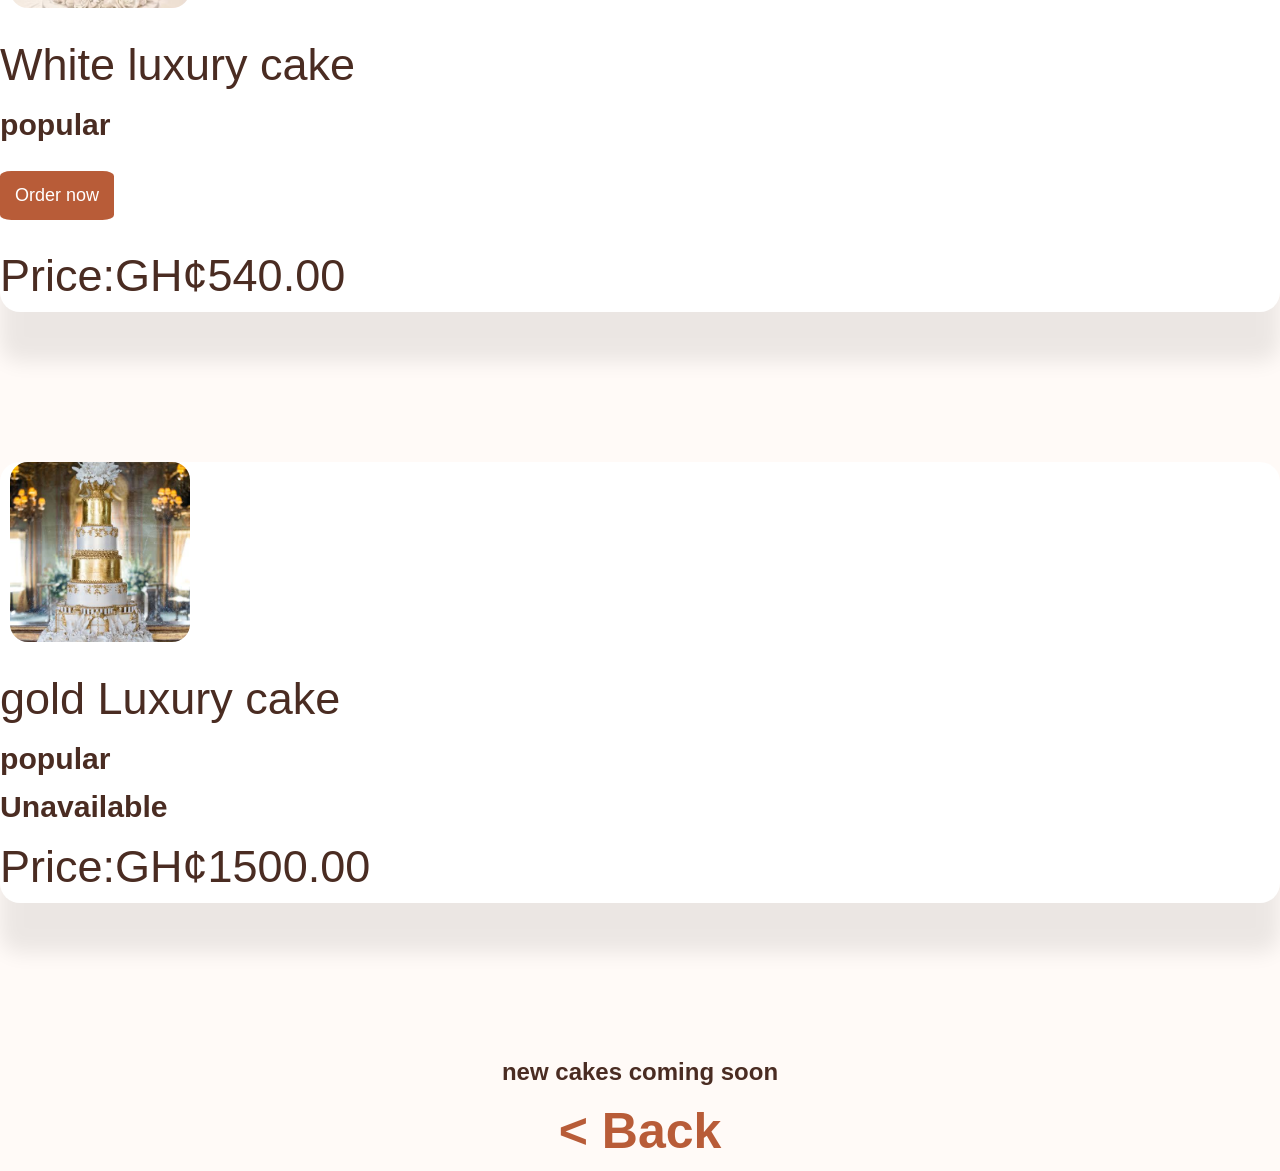
<file: new 4.html>
<!DOCTYPE html>
<html lang="en">

<head>

    <meta charset="UTF-8">

    <meta
        name="viewport"
        content="width=device-width, initial-scale=1.0"
    >

    <title>Order</title>

    <link rel="stylesheet" href="style.css">

</head>

<body>
<header>

        <nav class="nav-bar">

            <a href="#home" class="logo">
                Elliott's Bakery-Order here
            </a>

            <button
                class="menu-btn"
                onclick="toggleMenu()"
                aria-label="Open menu"
            >
                ☰
            </button>

            <ul class="nav-links" id="navLinks">

               <li>
                    <a href="index.html">
                        Home
                    </a>
                </li>

                

                <li>
                    <a href="index.html">
                        Design
                    </a>
                </li>

                <li>
                    <a href="index.html">
                        Contact
                    </a>
                </li>

                <li>
                    <a
                        href="#accounts"
                        class="account-link"
                    >
                        Account
                    </a>
                </li>

            </ul>

        </nav>

    </header>
	
	 <h2>  Anita Bakes-Wedding cakes</h2>
					<h2>★★★⯪☆ 4.5/5 
					</h2>
					
					
					<div class="bakery-card">
					<div class="bakery-icon">
					<img src="bl.jfif"> 
					<p>4 layer-Royal blue and gold cake </p>
					<h6>popular</h6> <button>Order now</button> <p>Price:GH¢250.00</p>
					</div>
					</div>
					
					<div class="bakery-card">
					<div class="bakery-icon">
					<img src="pi.jfif"> 
					<p>2 layer white withe pink rose cake</p>
					<h6>popular</h6> <button>Order now</button>   <p>Price:GH¢350.00</p>
					</div>
					</div>
					
					<div class="bakery-card">
					<div class="bakery-icon">
					<img src="ii.jfif"> 
					<p>White luxury cake</p>
					<h6>popular</h6> <button>Order now</button>  <p>Price:GH¢540.00</p>
					</div>
					</div>
					
					<div class="bakery-card">
					<div class="bakery-icon">
					<img src="gl.jfif"> 
					<p>gold Luxury cake</p>
					<h6>popular</h6><h6> Unavailable </h6>  <p>Price:GH¢1500.00</p>
					</div>
					</div>
					
					
					<h2> new cakes coming soon</h2>
					<a href="order.html" >
					<h5> < Back  </h5>
</file>
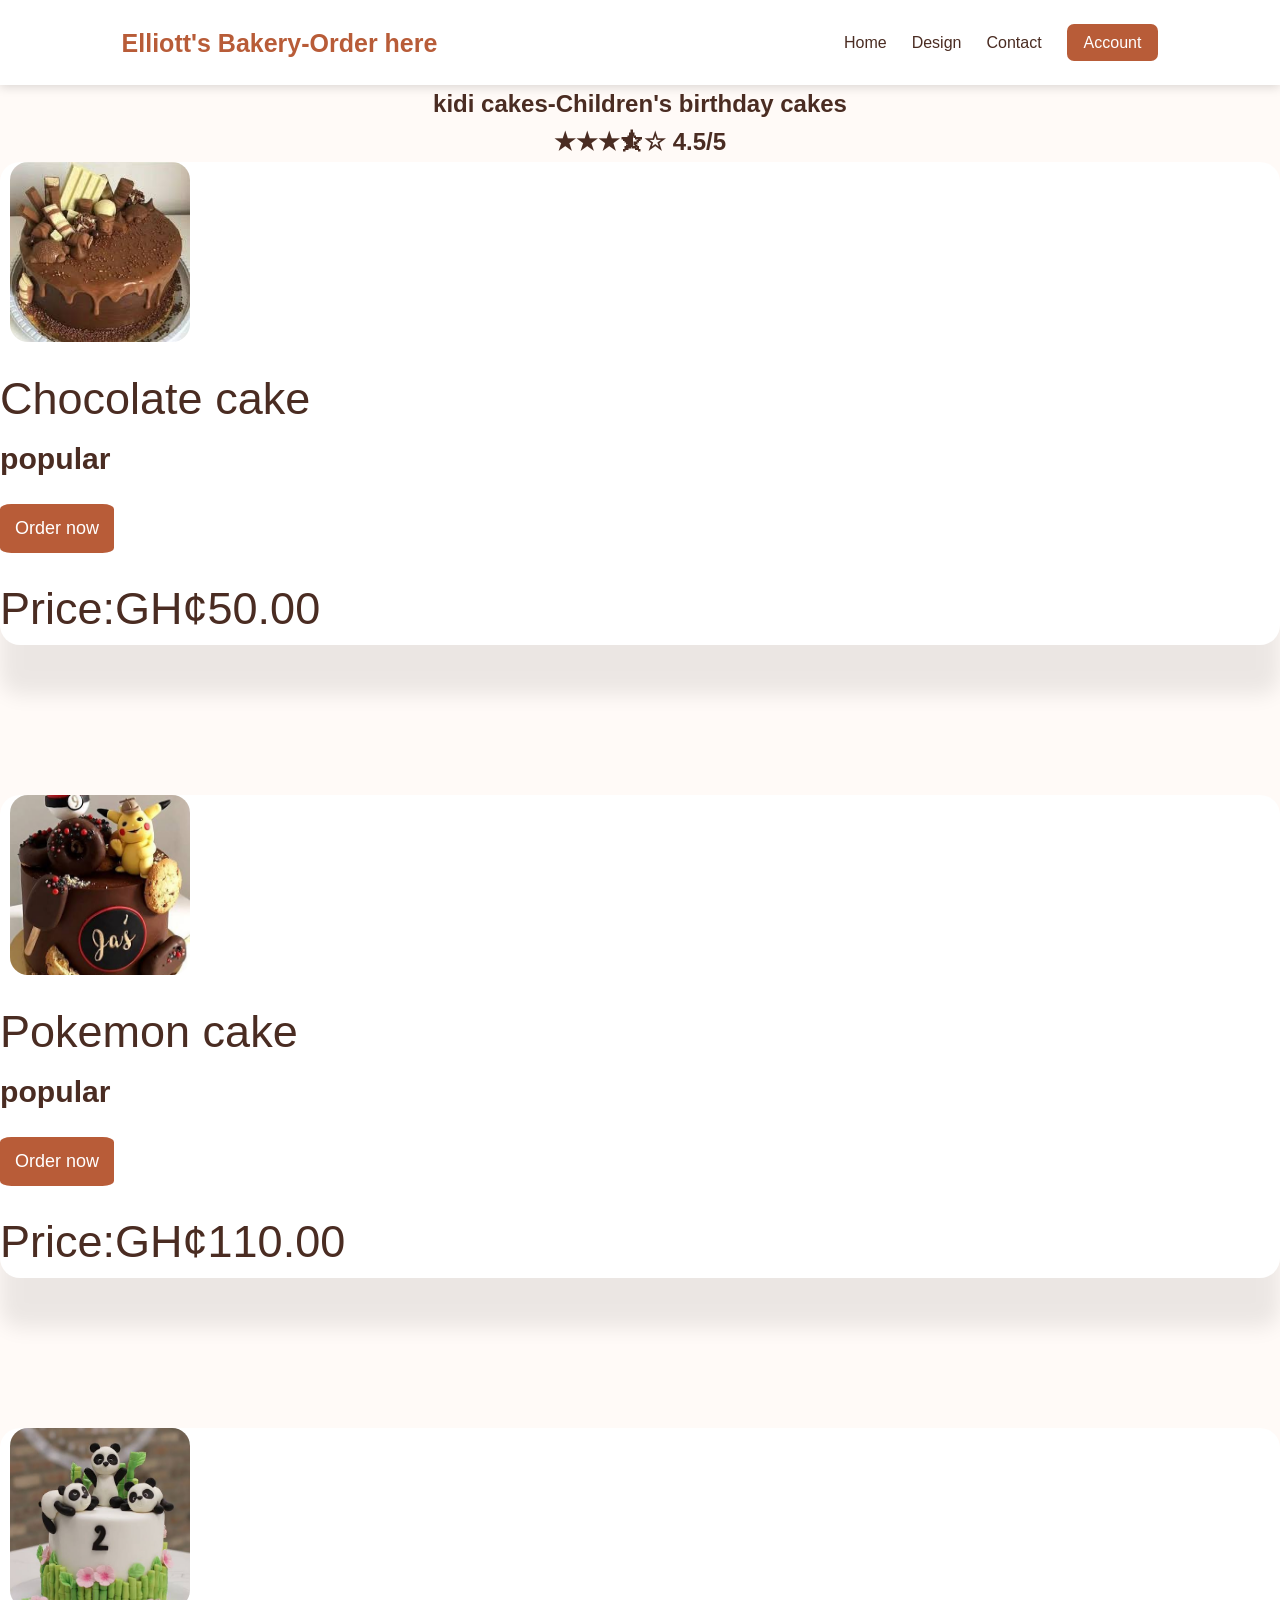
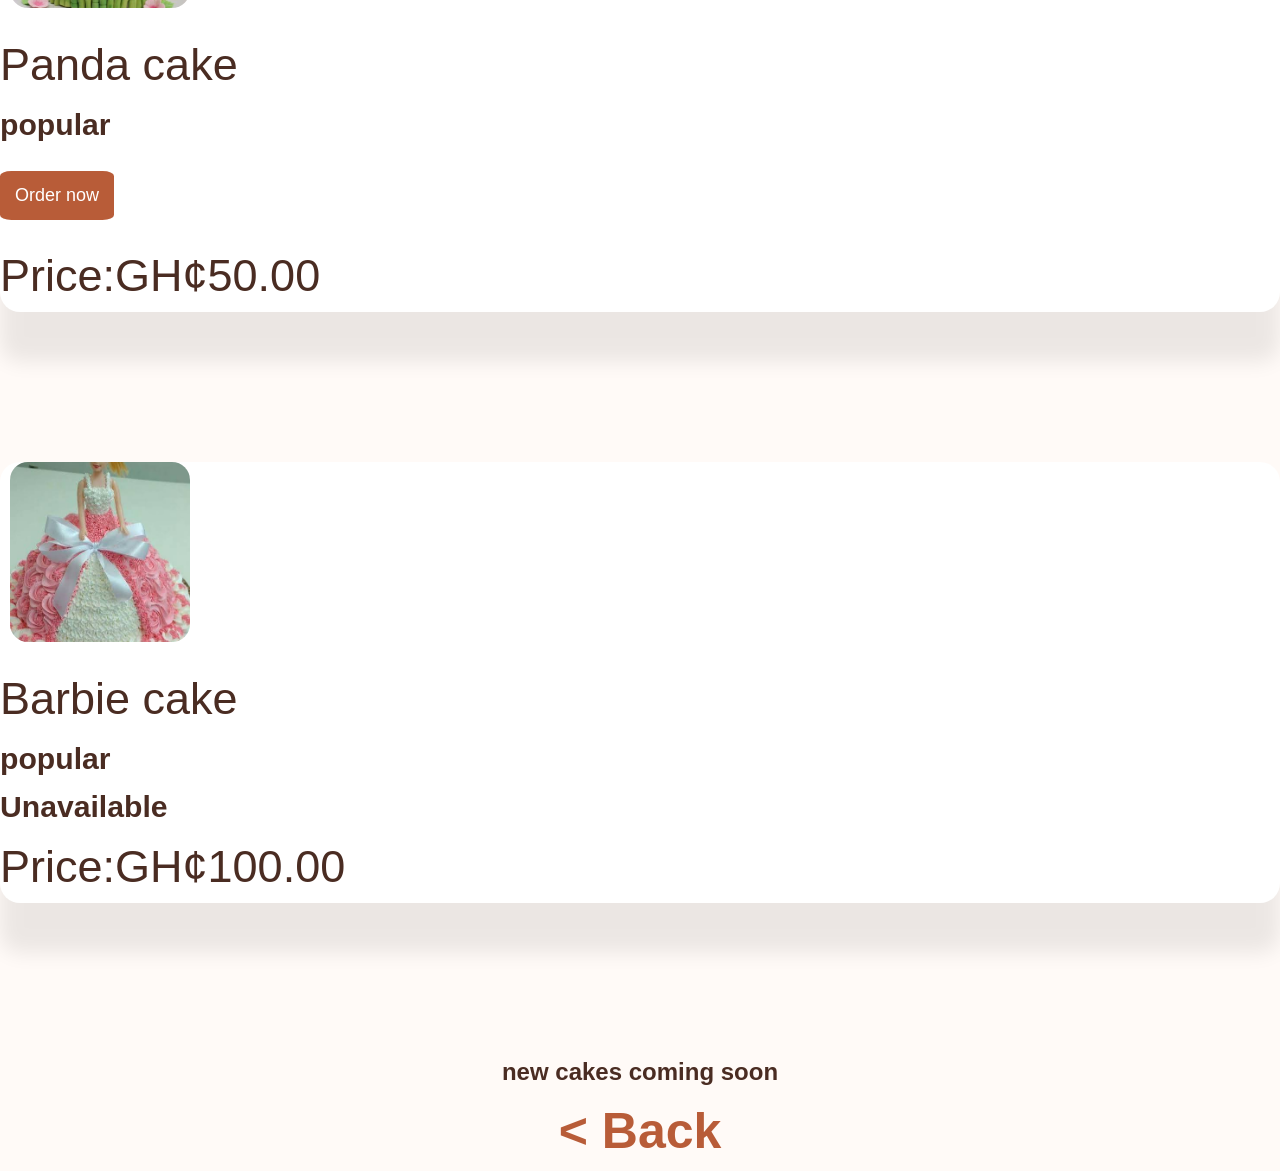
<file: new 5.html>
<!DOCTYPE html>
<html lang="en">

<head>

    <meta charset="UTF-8">

    <meta
        name="viewport"
        content="width=device-width, initial-scale=1.0"
    >

    <title>Order</title>

    <link rel="stylesheet" href="style.css">

</head>

<body>
<header>

        <nav class="nav-bar">

            <a href="#home" class="logo">
                Elliott's Bakery-Order here
            </a>

            <button
                class="menu-btn"
                onclick="toggleMenu()"
                aria-label="Open menu"
            >
                ☰
            </button>

            <ul class="nav-links" id="navLinks">

               <li>
                    <a href="index.html">
                        Home
                    </a>
                </li>

                

                <li>
                    <a href="index.html">
                        Design
                    </a>
                </li>

                <li>
                    <a href="index.html">
                        Contact
                    </a>
                </li>

                <li>
                    <a
                        href="#accounts"
                        class="account-link"
                    >
                        Account
                    </a>
                </li>

            </ul>

        </nav>

    </header>
	
	 <h2>  kidi cakes-Children's birthday cakes</h2>
					<h2>★★★⯪☆ 4.5/5 
					</h2>
					
					
					<div class="bakery-card">
					<div class="bakery-icon">
					<img src="l.jfif"> 
					<p>Chocolate cake </p>
					<h6>popular</h6> <button>Order now</button> <p>Price:GH¢50.00</p>
					</div>
					</div>
					
					<div class="bakery-card">
					<div class="bakery-icon">
					<img src="mon.jfif"> 
					<p>Pokemon cake</p>
					<h6>popular</h6> <button>Order now</button>   <p>Price:GH¢110.00</p>
					</div>
					</div>
					
					<div class="bakery-card">
					<div class="bakery-icon">
					<img src="pan.jfif"> 
					<p>Panda cake</p>
					<h6>popular</h6> <button>Order now</button>  <p>Price:GH¢50.00</p>
					</div>
					</div>
					
					<div class="bakery-card">
					<div class="bakery-icon">
					<img src="bar.jfif"> 
					<p>Barbie cake</p>
					<h6>popular</h6><h6> Unavailable </h6>  <p>Price:GH¢100.00</p>
					</div>
					</div>
					
					
					<h2> new cakes coming soon</h2>
					<a href="order.html" >
					<h5> < Back  </h5>
</file>
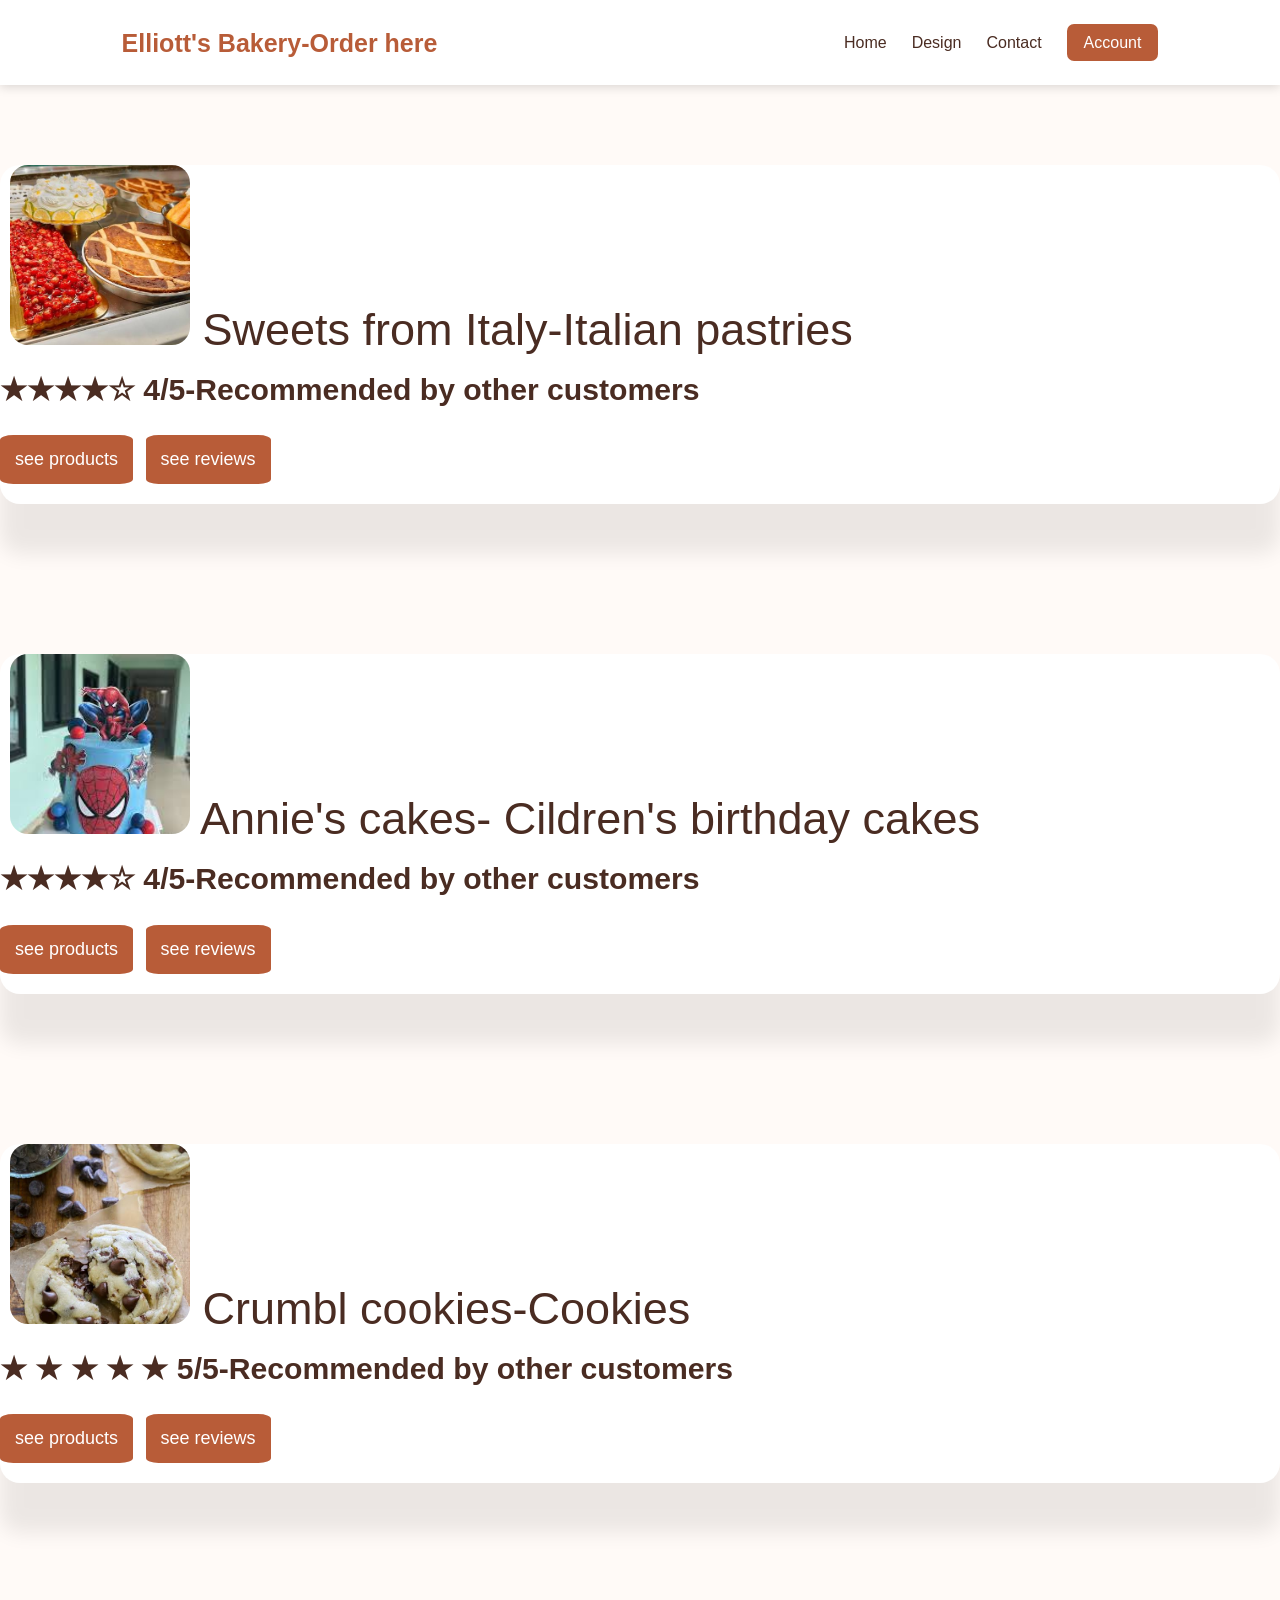
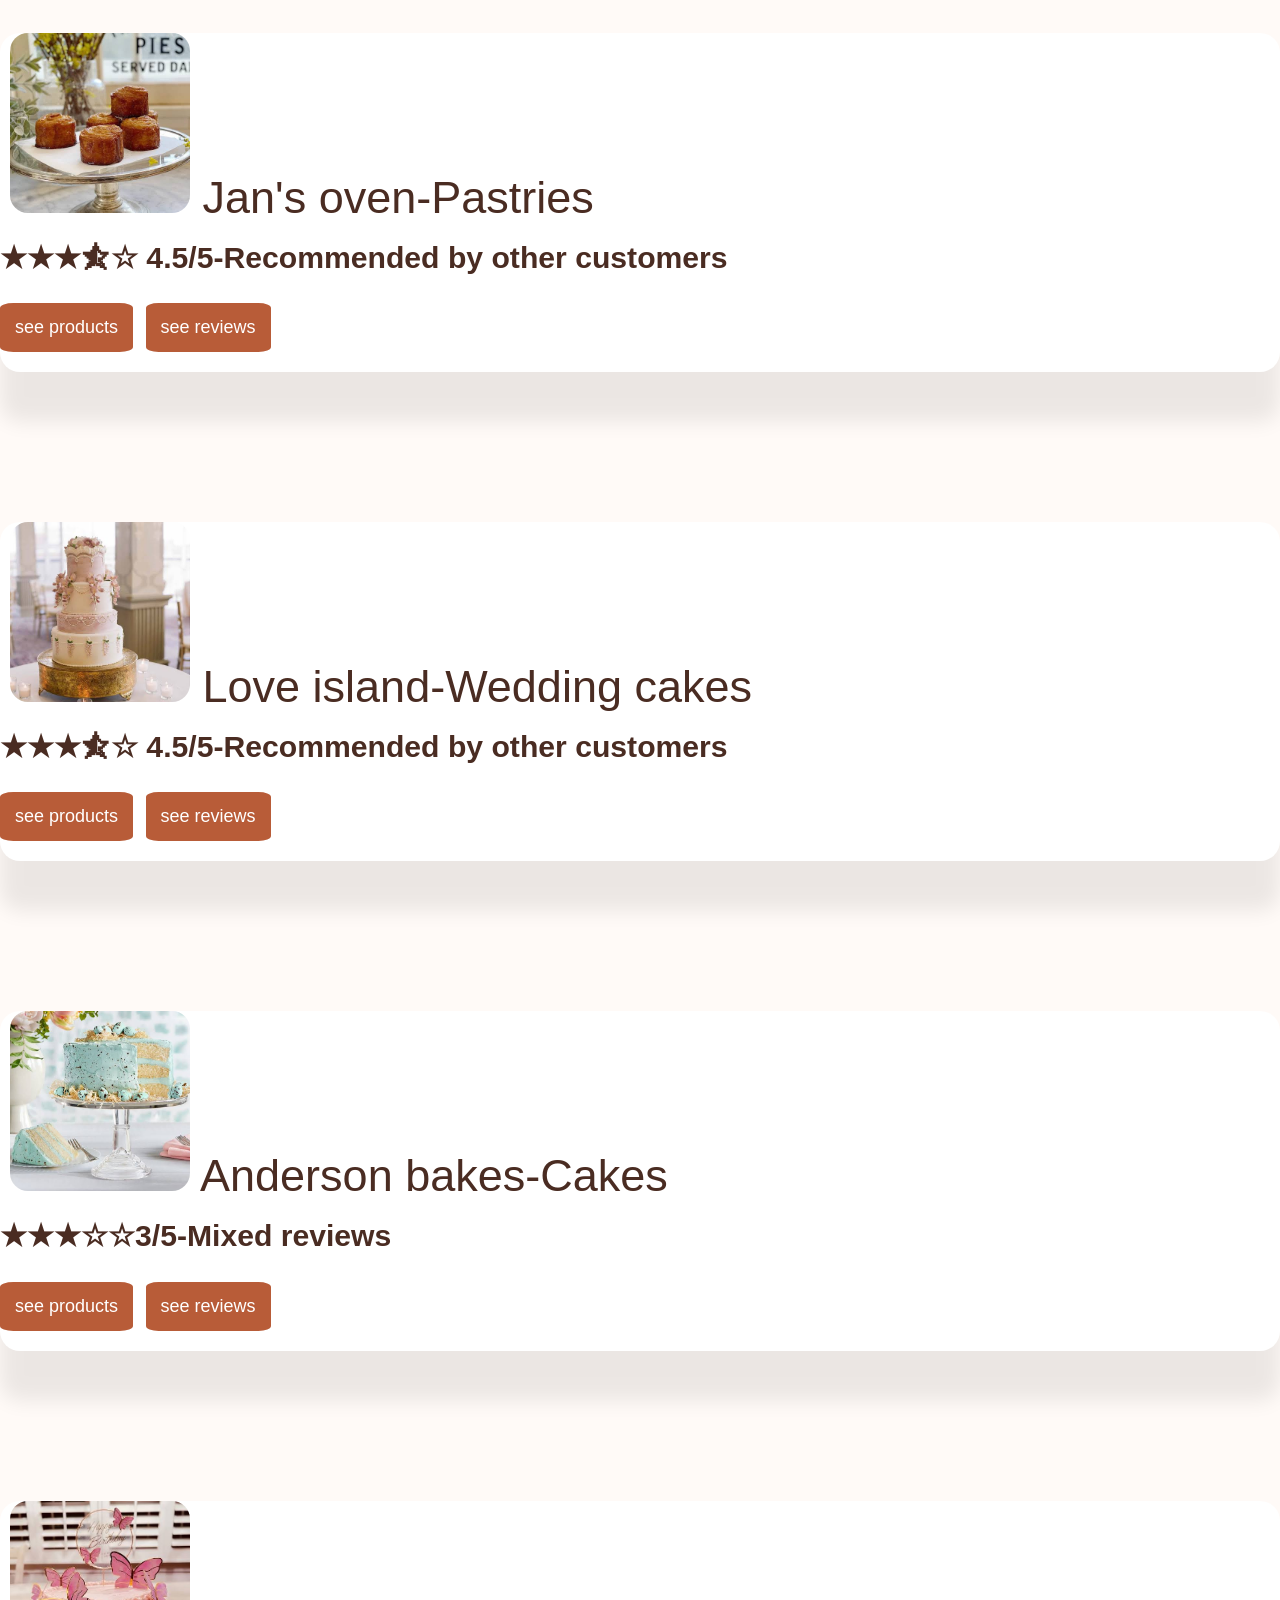
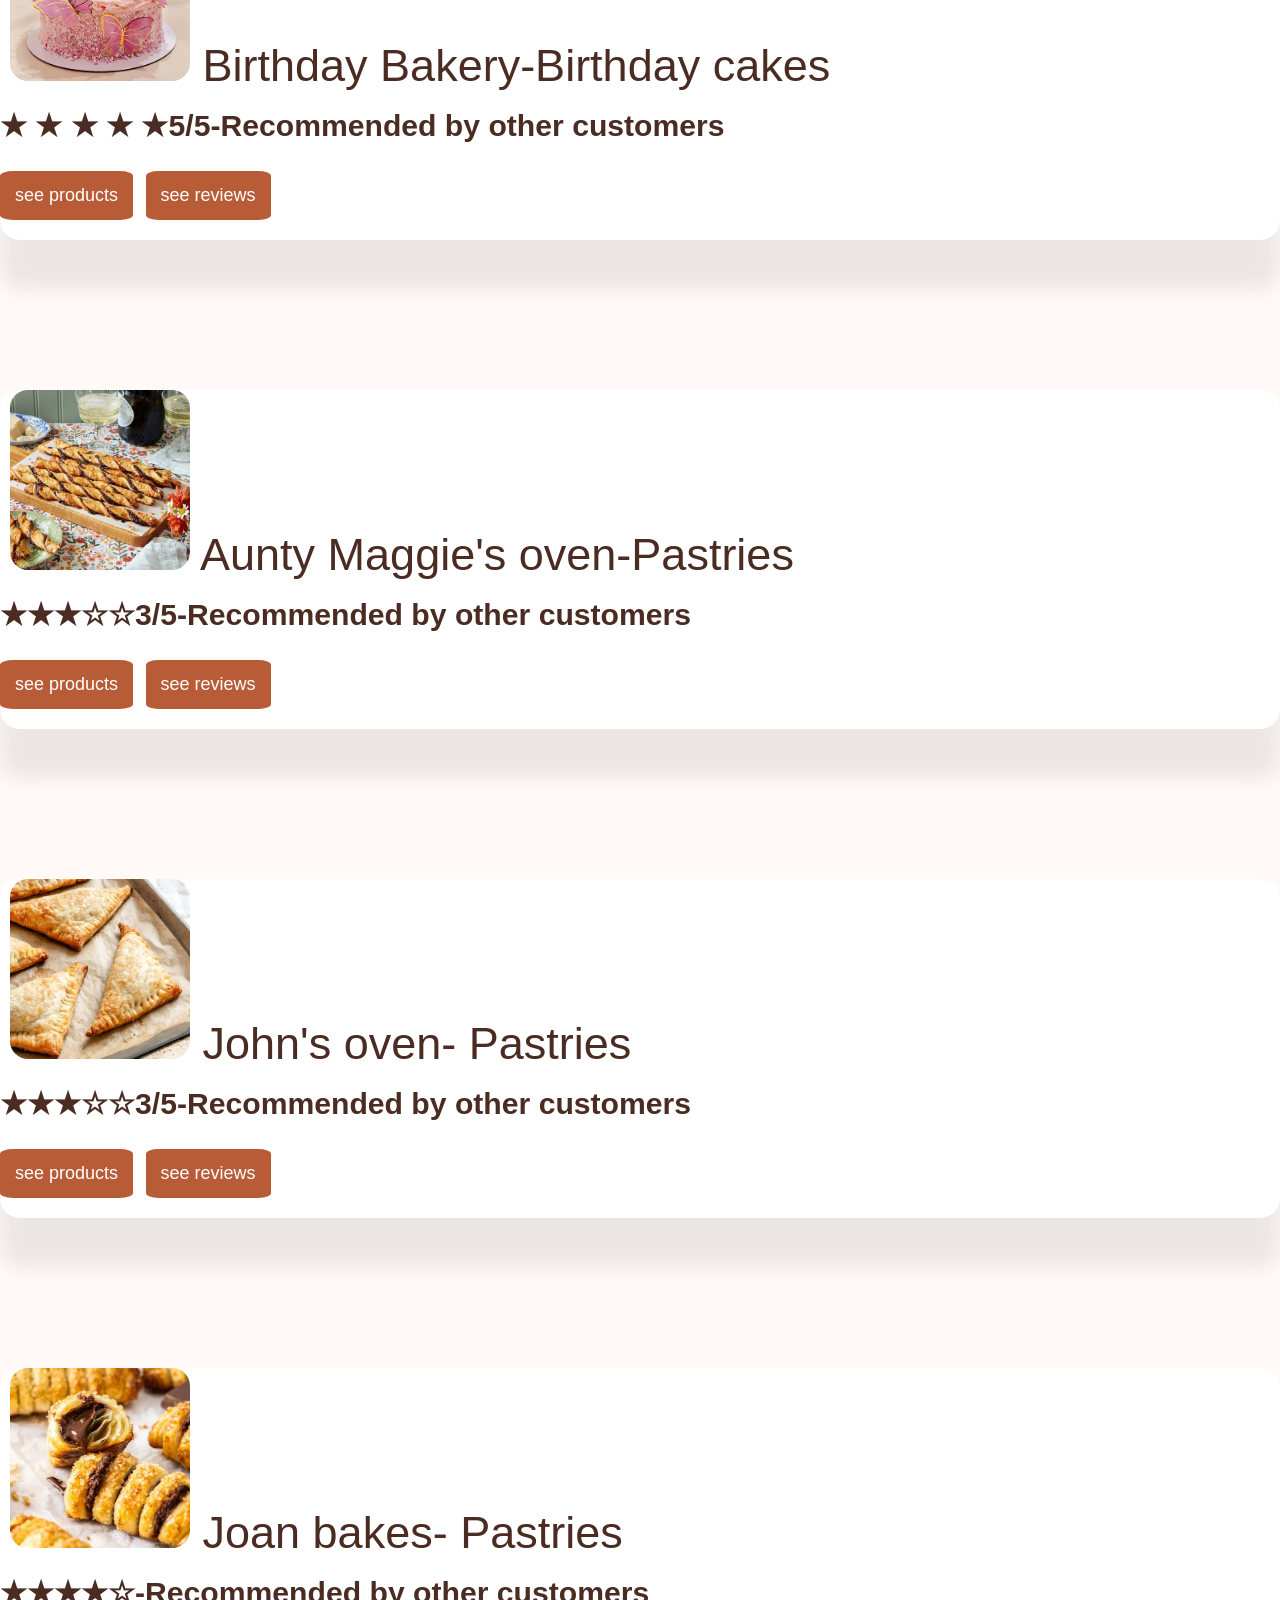
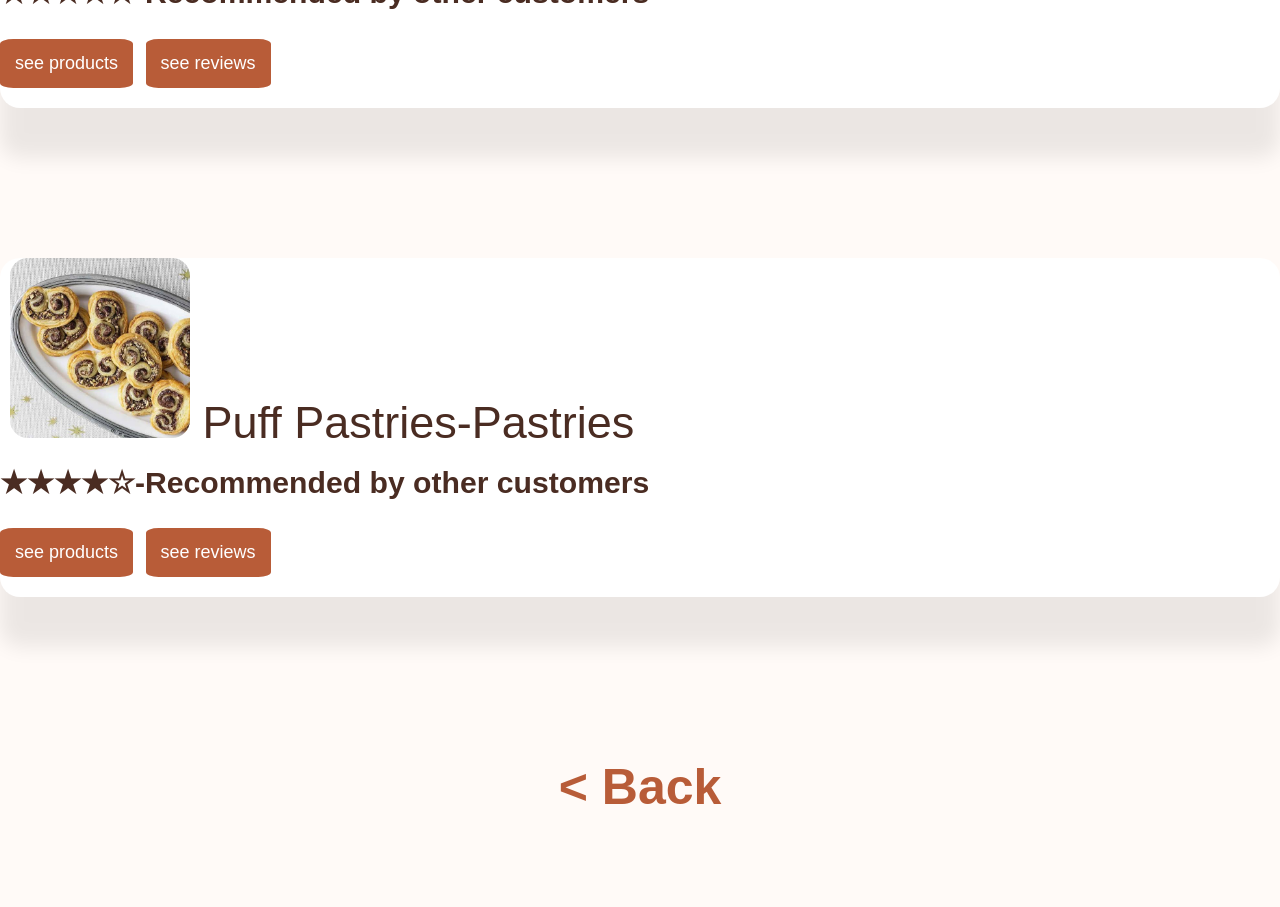
<file: next1.html>
<!DOCTYPE html>
<html lang="en">

<head>

    <meta charset="UTF-8">

    <meta
        name="viewport"
        content="width=device-width, initial-scale=1.0"
    >

    <title>Elliott's Bakery</title>

    <link rel="stylesheet" href="style.css">

</head>

<body>
<header>

        <nav class="nav-bar">

            <a href="#home" class="logo">
                Elliott's Bakery-Order here
            </a>

            <button
                class="menu-btn"
                onclick="toggleMenu()"
                aria-label="Open menu"
            >
                ☰
            </button>

            <ul class="nav-links" id="navLinks">

               <li>
                    <a href="index.html">
                        Home
                    </a>
                </li>

                

                <li>
                    <a href="index.html">
                        Design
                    </a>
                </li>

                <li>
                    <a href="index.html">
                        Contact
                    </a>
                </li>

                <li>
                    <a
                        href="#accounts"
                        class="account-link"
                    >
                        Account
                    </a>
                </li>

            </ul>

        </nav>

    </header>
	
	
	 <section
        class="services"
        id="services"
    >
	<!-- SERVICE 1 -->

                <div class="bakery-card">
					
                    <div class="bakery-icon">
					<img src="italy.jfif"> Sweets from Italy-Italian pastries
					<h6>★★★★☆ 4/5-Recommended by other customers</h6>
                    <button>see products</button> <button>see reviews</button>

                    </div>

                </div>


                <!-- SERVICE 2 -->

                <div class="bakery-card">

                    <div class="bakery-icon">
                        <img src="spoon.jfif"> Annie's cakes- Cildren's birthday cakes
						<h6>★★★★☆ 4/5-Recommended by other customers</h6>
						<button>see products</button> <button>see reviews</button>
                    
                       
                    </div>

                    

                    
                </div>


                <!-- SERVICE 3 -->

                <div class="bakery-card">

                    <div class="bakery-icon">
                        <img src="cookie.jfif"> Crumbl cookies-Cookies
						<h6>★ ★ ★ ★ ★ 5/5-Recommended by other customers</h6>  <button>see products</button>  <button>see reviews</button>
                    </div>
					

                   

                </div>

																		
					
					 <!-- SERVICE 3 -->

                <div class="bakery-card">

                    <div class="bakery-icon">
                        <img src="bun.jfif"> Jan's oven-Pastries
						<h6>★★★⯪☆ 4.5/5-Recommended by other customers</h6>  
						<button>see products</button>  <button>see reviews</button>
				</div>
				</div>
					
					 <!-- SERVICE 3 -->

                <div class="bakery-card">

                    <div class="bakery-icon">
                        <img src="images.jfif"> Love island-Wedding cakes
						<h6>★★★⯪☆ 4.5/5-Recommended by other customers</h6>  
						<button>see products</button>  <button>see reviews</button>
					</div>
				</div>
					
						 <!-- SERVICE 3 -->

                <div class="bakery-card">

                    <div class="bakery-icon">
                        <img src="blue.jfif"> Anderson bakes-Cakes 
						<h6>★★★☆☆3/5-Mixed reviews</h6>  
						<button>see products</button>  <button>see reviews</button>
					</div>
				</div>

 <!-- SERVICE 3 -->

                <div class="bakery-card">

                    <div class="bakery-icon">
                        <img src="pine.jfif"> Birthday Bakery-Birthday cakes
						<h6>★ ★ ★ ★ ★5/5-Recommended by other customers</h6>  
						<button>see products</button>  <button>see reviews</button>
					</div>
				</div>
				
				<!-- SERVICE 3 -->

                <div class="bakery-card">

                    <div class="bakery-icon">
                        <img src="twi.jfif"> Aunty Maggie's oven-Pastries
						<h6>★★★☆☆3/5-Recommended by other customers</h6>  
						<button>see products</button>  <button>see reviews</button>
					</div>
				</div>
				
				<!-- SERVICE 3 -->

                <div class="bakery-card">

                    <div class="bakery-icon">
                        <img src="tri.jfif"> John's oven- Pastries
						<h6>★★★☆☆3/5-Recommended by other customers</h6>  
						<button>see products</button>  <button>see reviews</button>
					</div>
				</div>
                    
					<!-- SERVICE 3 -->

                <div class="bakery-card">

                    <div class="bakery-icon">
                        <img src="huh.jfif"> Joan bakes- Pastries
						<h6>★★★★☆-Recommended by other customers</h6>  
						<button>see products</button>  <button>see reviews</button>
					</div>
				</div>
				
				<!-- SERVICE 3 -->

                <div class="bakery-card">

                    <div class="bakery-icon">
                        <img src="puff.jfif"> Puff Pastries-Pastries
						<h6>★★★★☆-Recommended by other customers</h6>  
						<button>see products</button>  <button>see reviews</button>
					</div>
				</div>
					
					 <a href="order.html" >
               <h5> < Back  </h5>
            </a>
</file>
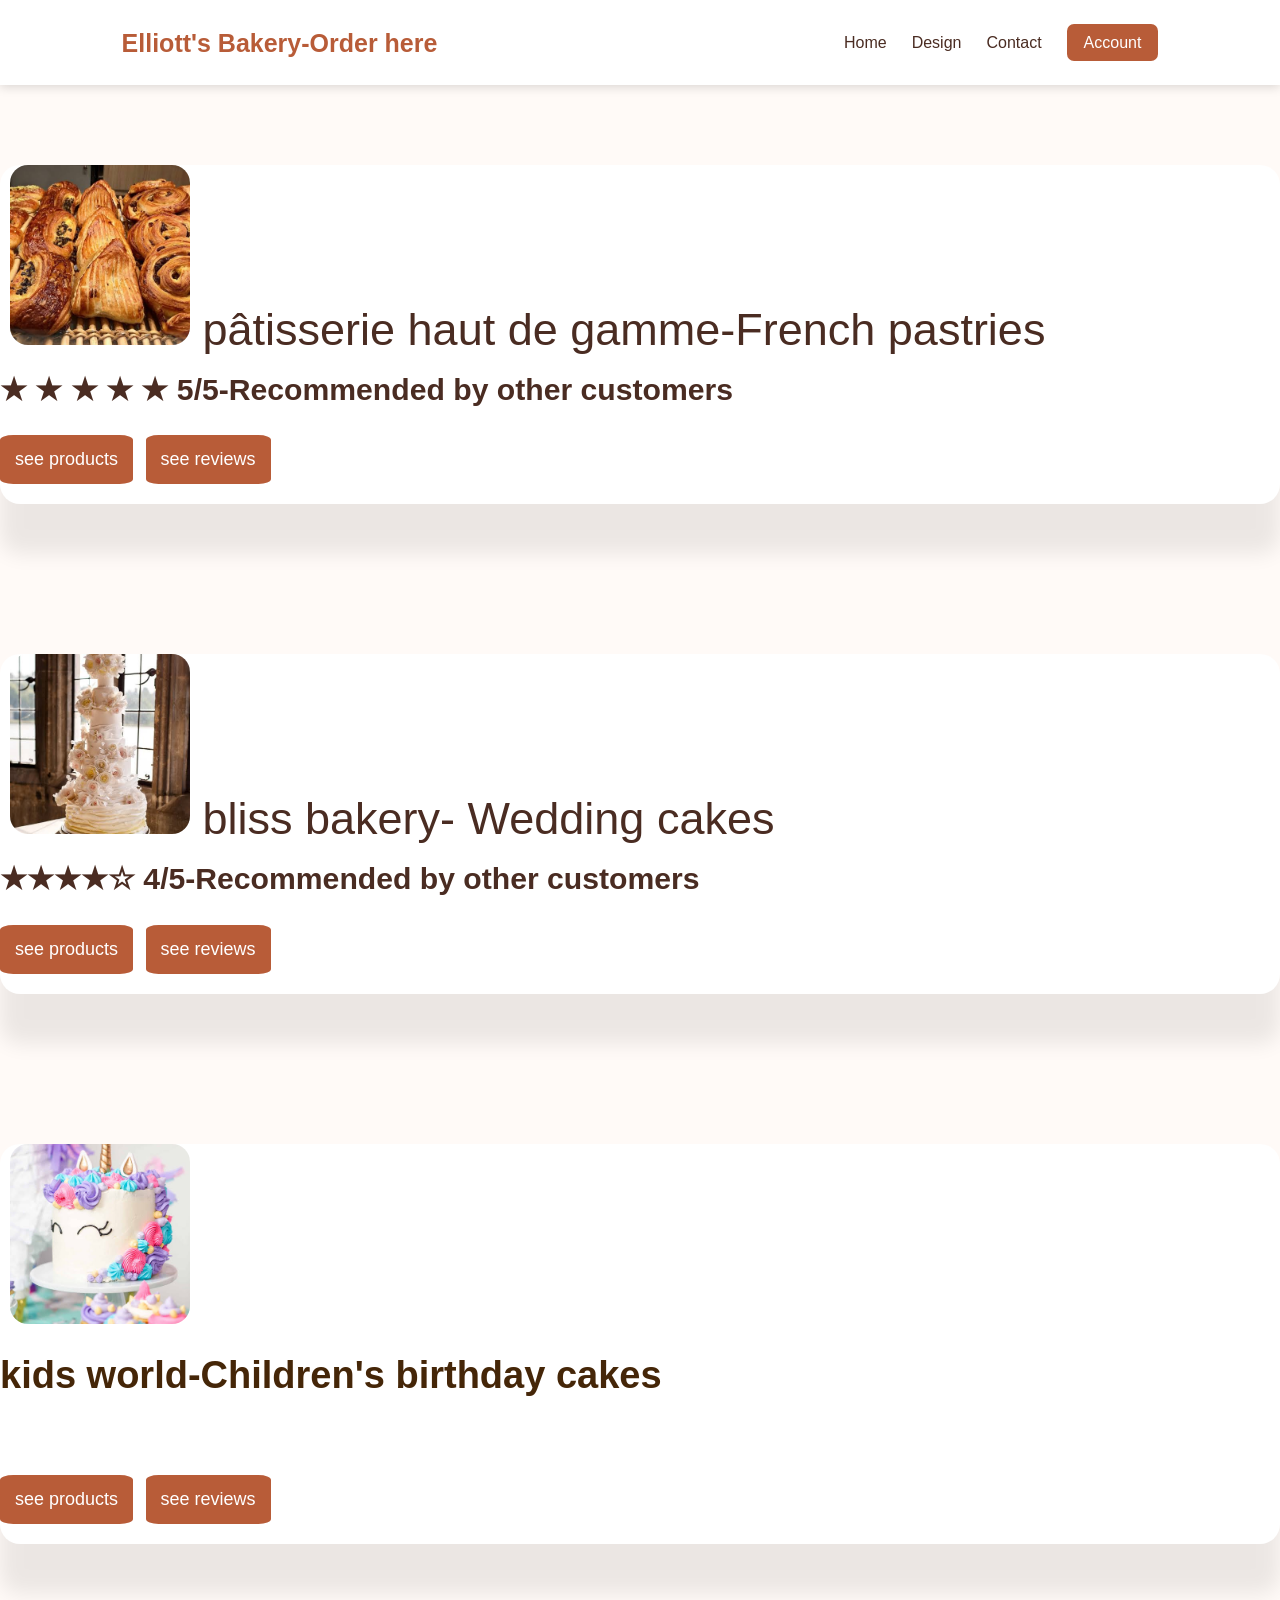
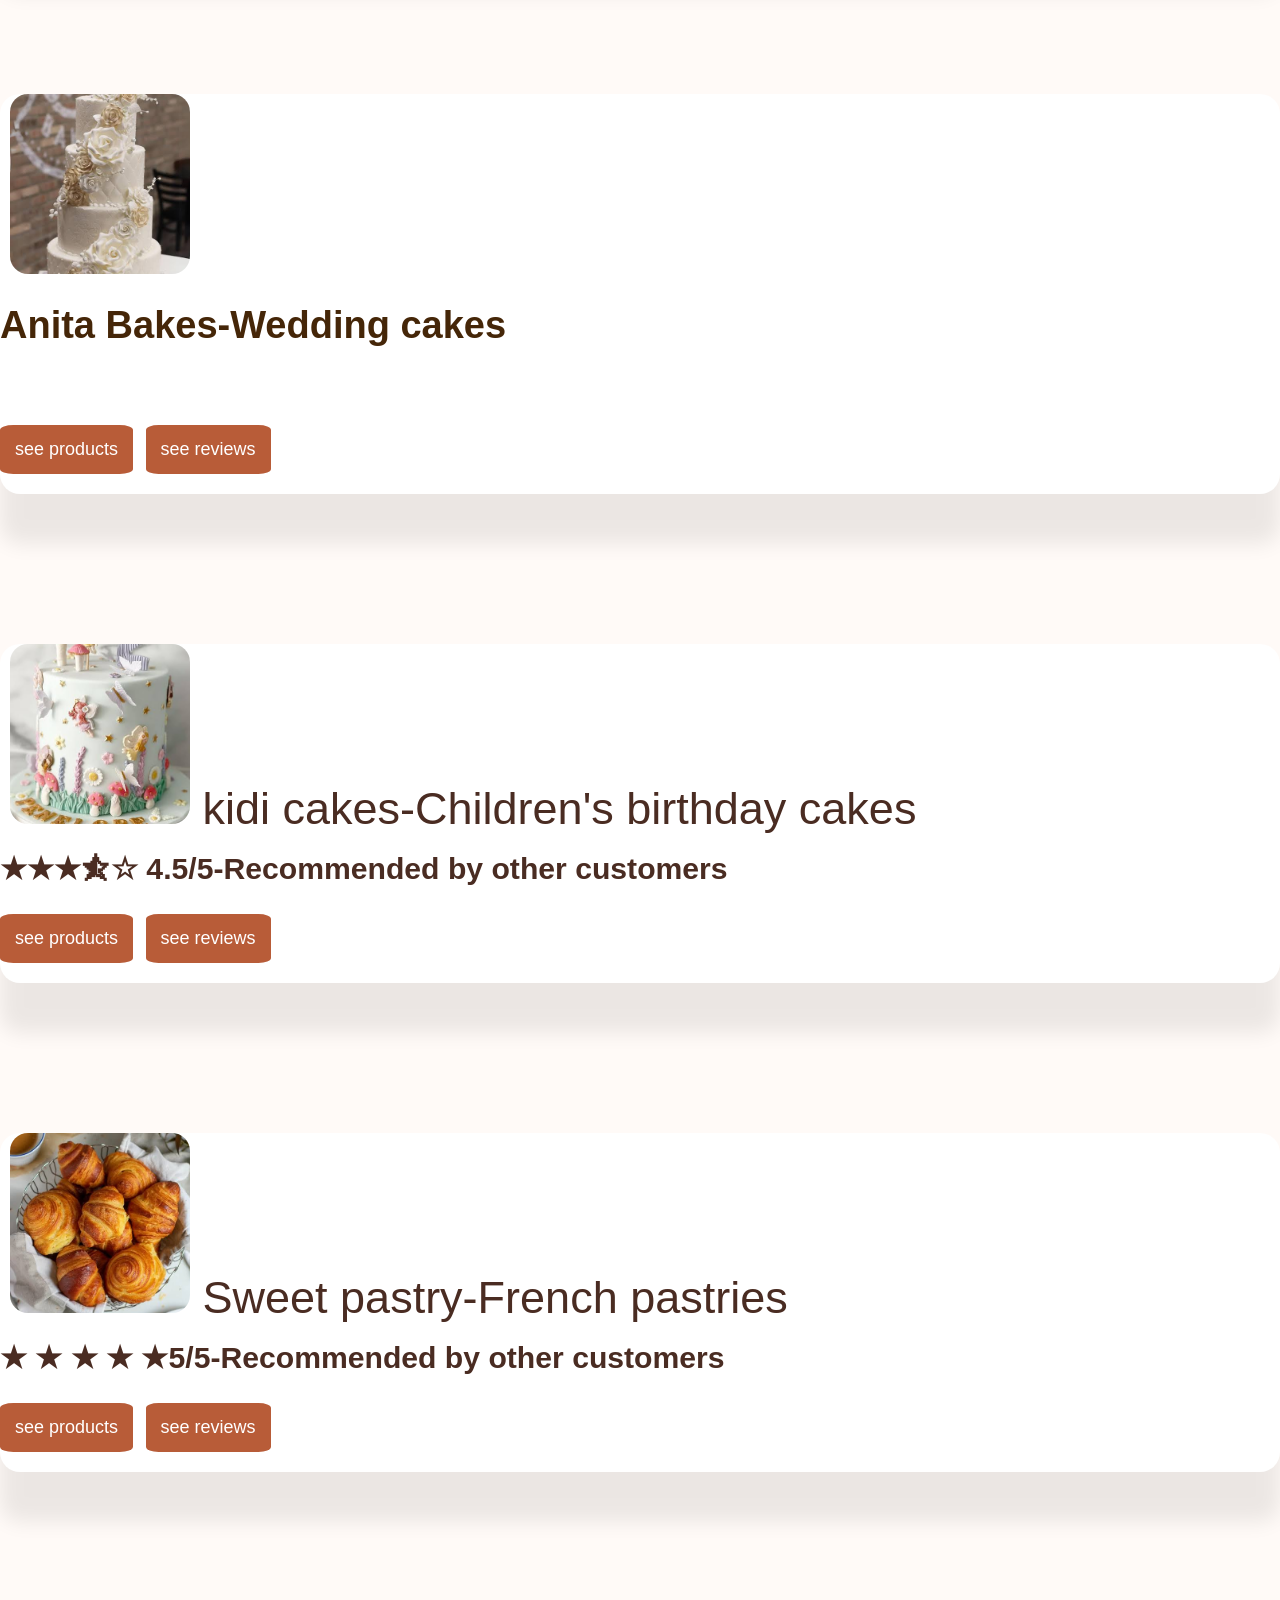
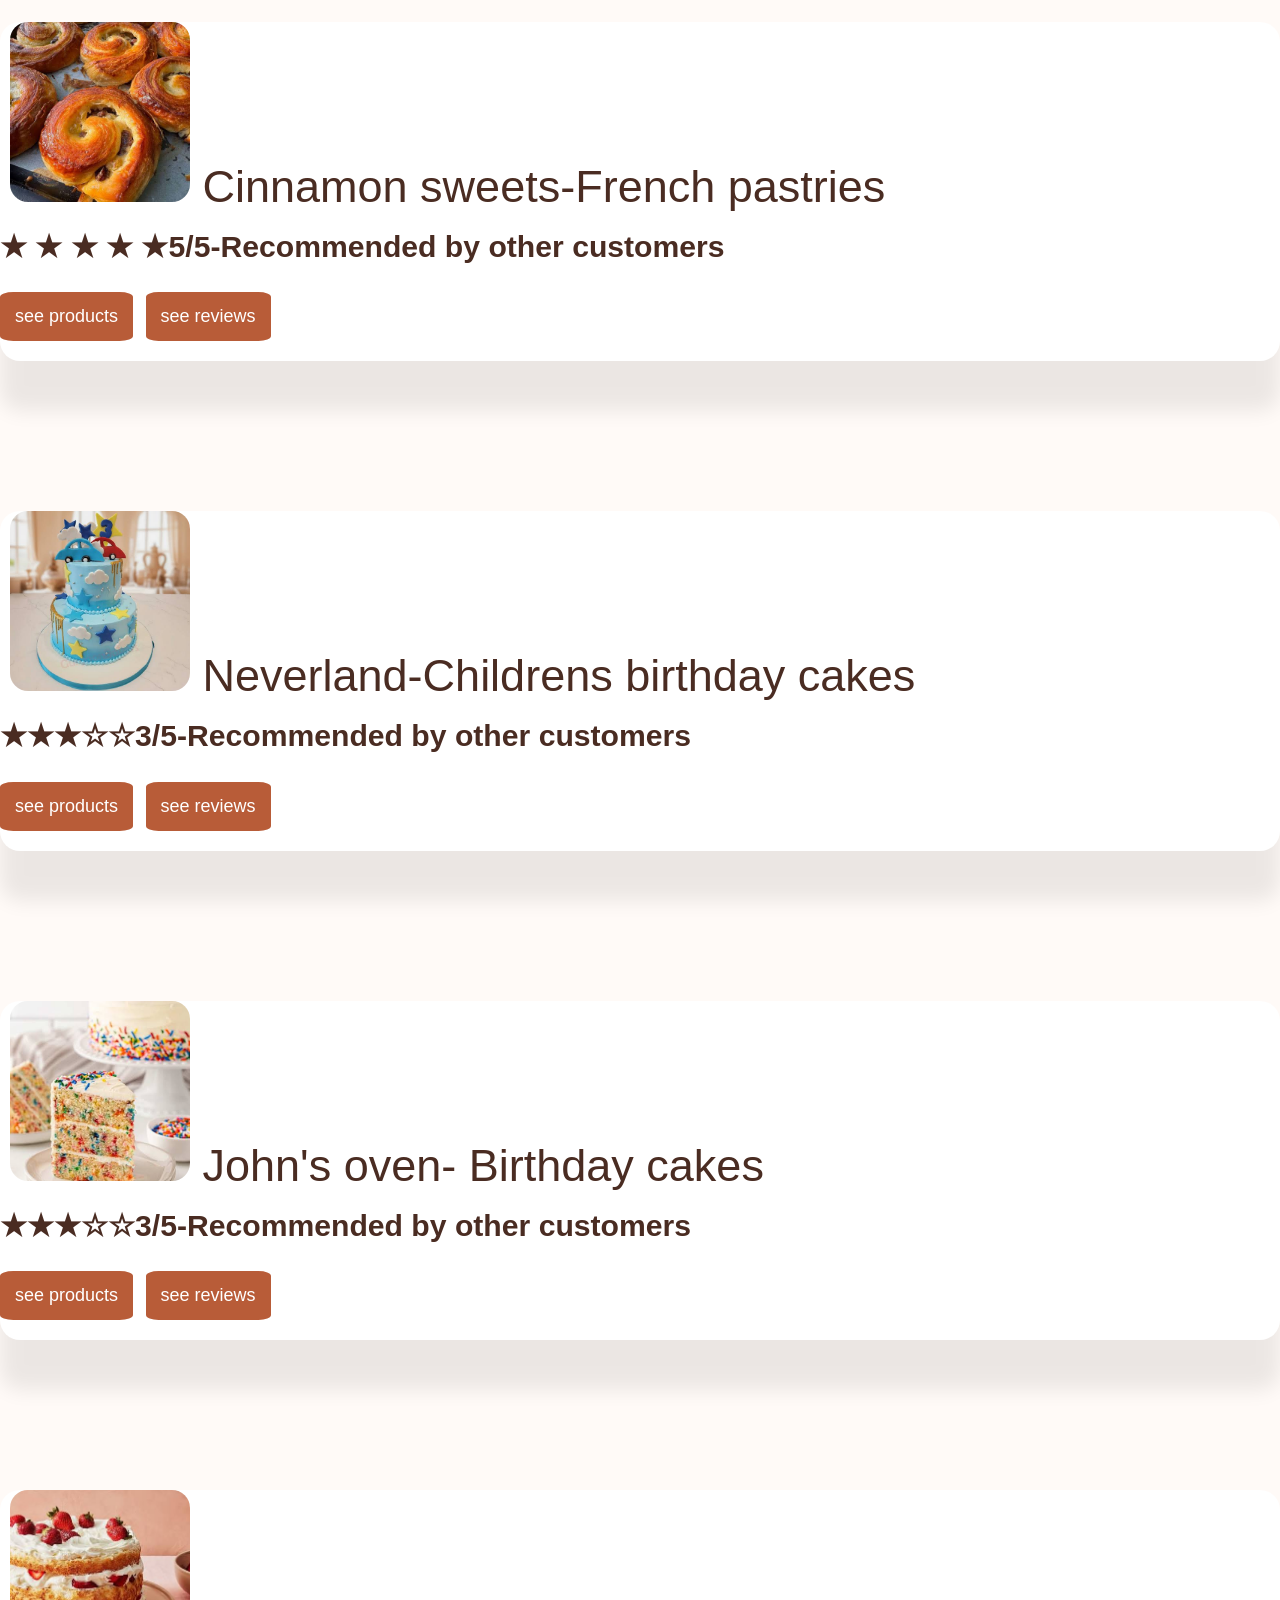
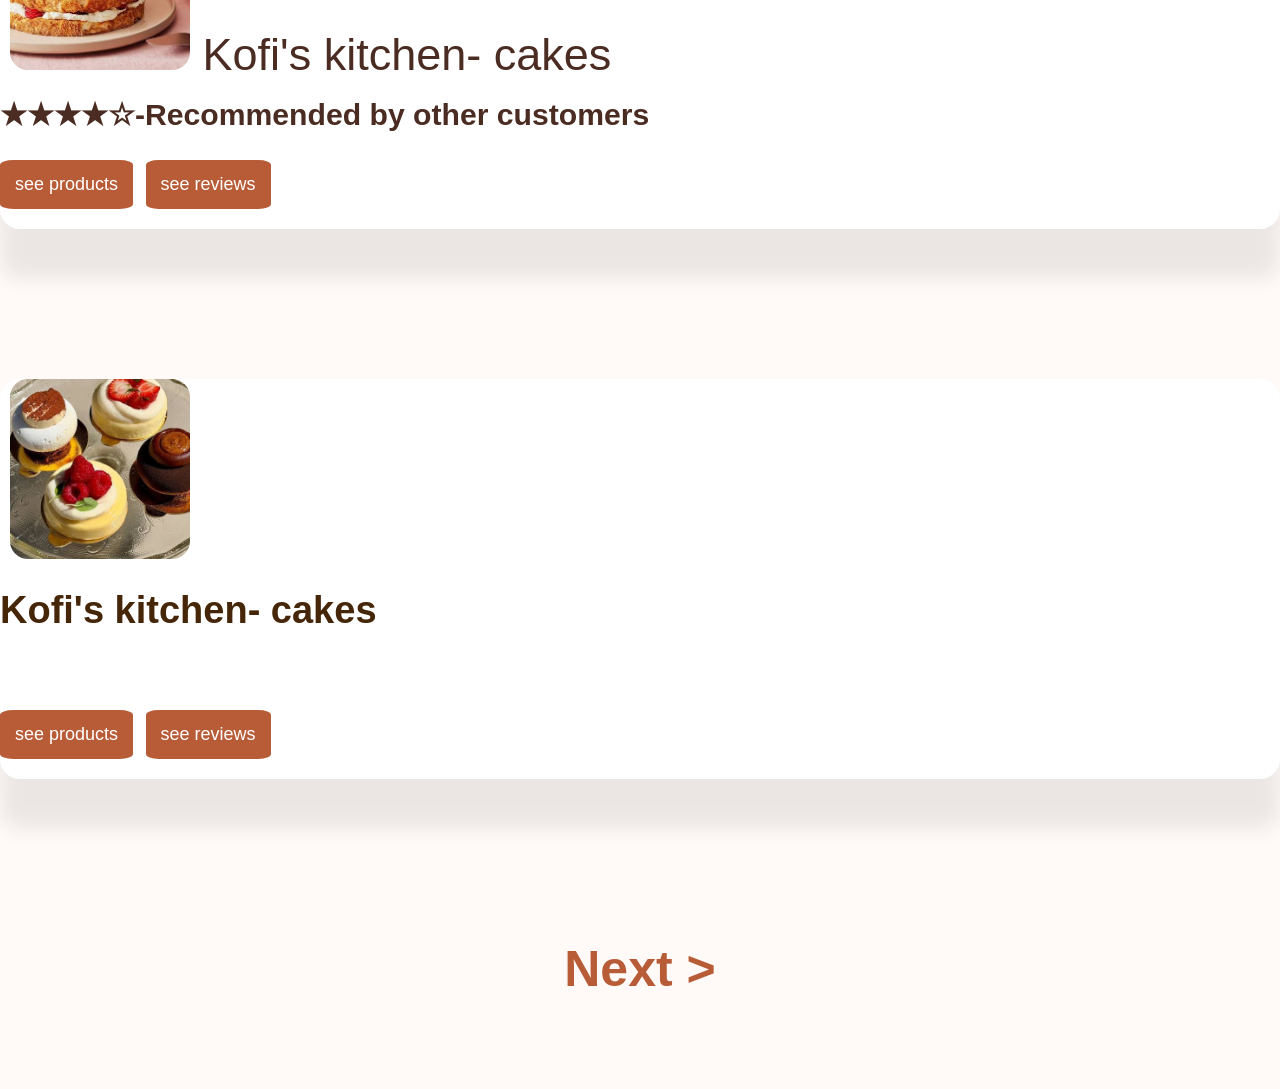
<file: order.html>
<!DOCTYPE html>
<html lang="en">

<head>

    <meta charset="UTF-8">

    <meta
        name="viewport"
        content="width=device-width, initial-scale=1.0"
    >

    <title>Order</title>

    <link rel="stylesheet" href="style.css">

</head>

<body>
<header>

        <nav class="nav-bar">

            <a href="#home" class="logo">
                Elliott's Bakery-Order here
            </a>

            <button
                class="menu-btn"
                onclick="toggleMenu()"
                aria-label="Open menu"
            >
                ☰
            </button>

            <ul class="nav-links" id="navLinks">

               <li>
                    <a href="index.html">
                        Home
                    </a>
                </li>

                

                <li>
                    <a href="index.html">
                        Design
                    </a>
                </li>

                <li>
                    <a href="index.html">
                        Contact
                    </a>
                </li>

                <li>
                    <a
                        href="#accounts"
                        class="account-link"
                    >
                        Account
                    </a>
                </li>

            </ul>

        </nav>

    </header>
	
	
	 <section
        class="services"
        id="services"
    >
	<!-- Bakery 1 -->

                <div class="bakery-card">
					
                    <div class="bakery-icon">
					<img src="french.jfif"> pâtisserie haut de gamme-French pastries
					<h6>★ ★ ★ ★ ★ 5/5-Recommended by other customers</h6>
                    <button><a href="new 1.html">see products</button></a> <button><a href="review1.html">see reviews</button></a>

                    </div>

                </div>


                <!-- Bakery 2 -->

                <div class="bakery-card">

                    <div class="bakery-icon">
                        <img src="wed.jfif">  bliss bakery- Wedding cakes
						<h6>★★★★☆ 4/5-Recommended by other customers</h6>
						<button><a href="new 2.html">see products</button></a> <button><a href="review2.html">see reviews</button>
                    
                       
                    </div>
                                       
                </div>


                <!-- SERVICE 3 -->

                <div class="bakery-card">

                    <div class="bakery-icon">
                        <img src="kids.jfif"> <h4>kids world-Children's birthday cakes</h4>
						<h6>★★★⯪☆ 4.5/5-Recommended by other customers</h6>  <button><a href="new 3.html">see products</button> 
						<button><a href="review3.html">see reviews</button>
                    </div>
					                   
                </div>
																	
				<!-- SERVICE 3 -->

                <div class="bakery-card">

                    <div class="bakery-icon">
                        <img src="marry.jfif"> <h4>Anita Bakes-Wedding cakes</h4>
						<h6>★★★⯪☆ 4.5/5-Recommended by other customers</h6>  
						<button><a href="new 4.html">see products</button> <button><a href="review3.html">see reviews</button></a>
				</div>
				</div>
					
					 <!-- SERVICE 3 -->

                <div class="bakery-card">

                    <div class="bakery-icon">
                        <img src="kidi.jfif"> kidi cakes-Children's birthday cakes
						<h6>★★★⯪☆ 4.5/5-Recommended by other customers</h6>  
						<button><a href="new 5.html">see products</button></a>  <button><a href="review4.html">see reviews</button></a>
					</div>
				</div>
					
						 <!-- SERVICE 3 -->

                <div class="bakery-card">

                    <div class="bakery-icon">
                        <img src="croi.jfif"> Sweet pastry-French pastries
						<h6>★ ★ ★ ★ ★5/5-Recommended by other customers</h6>  
						<button>see products</button>  <button><a href="review5.html">see reviews</button></a>
					</div>
				</div>

 <!-- SERVICE 3 -->

                <div class="bakery-card">

                    <div class="bakery-icon">
                        <img src="cro.jfif"> Cinnamon sweets-French pastries
						<h6>★ ★ ★ ★ ★5/5-Recommended by other customers</h6>  
						<button>see products</button>  <button><a href="review6.html">see reviews</button></a>
						
					</div>
				</div>
				
				<!-- SERVICE 3 -->

                <div class="bakery-card">

                    <div class="bakery-icon">
                        <img src="boys.jfif"> Neverland-Childrens birthday cakes
						<h6>★★★☆☆3/5-Recommended by other customers</h6>  
						<button>see products</button>  <button><a href="review1.html">see reviews</button></a>
					</div>
				</div>
				
				<!-- SERVICE 3 -->

                <div class="bakery-card">

                    <div class="bakery-icon">
                        <img src="bday.jfif"> John's oven- Birthday cakes
						<h6>★★★☆☆3/5-Recommended by other customers</h6>  
						<button>see products</button>  <button><a href="review1.html">see reviews</button></a>
					</div>
				</div>
                    
					<!-- SERVICE 3 -->

                <div class="bakery-card">

                    <div class="bakery-icon">
                        <img src="bus.jfif"> Kofi's kitchen-  cakes
						<h6>★★★★☆-Recommended by other customers</h6>  
						<button>see products</button>  <button><a href="review1.html">see reviews</button>
					</div>
				</div>
				
				<!-- SERVICE 3 -->

                <div class="bakery-card">

                    <div class="bakery-icon">
                        <img src="oo.jfif"> <h4>Kofi's kitchen-  cakes</h4>
						<h6>★★★★☆-Recommended by other customers</h6>  
						<button>see products</button>  <button><a href="review1.html">see reviews</button>
					</div>
				</div>
					
					 <a href="next1.html" >
               <h5> Next  ></h5>
            </a>
</file>
<file: style.css>
/* =====================================================
   GENERAL RESET
===================================================== */

* {
    box-sizing: border-box;
    margin: 0;
    padding: 0;
}

html {
    scroll-behavior: smooth;
}

body {
    font-family: Arial, Helvetica, sans-serif;
    background: #fffaf7;
    color: #4a2c22;
    line-height: 1.6;
}

a {
    text-decoration: none;
}

button,
input,
textarea {
    font-family: inherit;
}


/* =====================================================
   HEADER
===================================================== */

header {
    width: 100%;
    background: white;
    padding: 10px 5%;
    box-shadow: 0 2px 10px rgba(0, 0, 0, 0.15);

    position: sticky;
    top: 0;
    z-index: 1000;
}

.nav-bar {
    width: 90%;
    max-width: 1200px;
    min-height: 65px;

    margin: auto;

    display: flex;
    align-items: center;
    justify-content: space-between;
}

.logo {
    font-size: 25px;
    font-weight: bold;
    color: #b85c38;
}

.nav-links {
    display: flex;
    align-items: center;
    gap: 25px;
    list-style: none;
}

.nav-links a {
    color: #4a2c22;
    font-size: 16px;
    font-weight: 500;

    transition: 0.3s;
}

.nav-links a:hover {
    color: #c46a45;
}

.account-link {
    background: #b85c38;
    color: white !important;

    padding: 10px 17px;
    border-radius: 7px;
}

.account-link:hover {
    background: #934528;
}

.menu-btn {
    display: none;

    background: #b85c38;
    color: white;

    border: none;
    border-radius: 7px;

    padding: 8px 12px;

    font-size: 20px;

    cursor: pointer;
}


/* =====================================================
   GENERAL CONTAINER
===================================================== */

.container {
    width: 90%;
    max-width: 1200px;
    margin: auto;
}

section {
    padding: 80px 0;
}

.section-title {
    text-align: center;
    margin-bottom: 45px;
}

.section-title h2 {
    font-size: 38px;
    margin-bottom: 10px;
    color: #4a2c22;
}

.section-title p {
    color: #76594d;
    font-size: 17px;
}


/* =====================================================
   HERO
===================================================== */

.hero {
    min-height: 600px;

    display: flex;
    align-items: center;

    background-image: url("all.webp");
	object-fit:cover;
	background-repeat: no-repeat; 
background-size: cover;
        

    color:#452608;
}

.hero-content {
    width: 90%;
    max-width: 1200px;
    margin: auto;
}

.hero-label {
    color: #f8d8c7 !important;
    font-size: 16px !important;
    margin-bottom: 15px !important;
}

.hero-content h1 {
    max-width: 750px;

    font-size: clamp(42px, 7vw, 72px);

    line-height: 1.1;

    margin-bottom: 25px;
}

.hero-content p {
    max-width: 650px;

    font-size: 19px;

    color: #f9e8df;

    margin-bottom: 30px;
}


/* =====================================================
   BUTTONS
===================================================== */

.hero-buttons {
    display: flex;
    gap: 15px;
    flex-wrap: wrap;
}

.btn {
    display: inline-block;

    background: #c96f4a;
    color: white;

    padding: 13px 23px;

    border-radius: 7px;
    border: none;

    font-size: 16px;
    font-weight: bold;

    transition: 0.3s;

    cursor: pointer;
}

.btn:hover {
    background: #a85234;
    transform: translateY(-2px);
}

.btn-outline {
    background: transparent;
    border: 2px solid white;
    color: white;
}

.btn-outline:hover {
    background: white;
    color: #6b3829;
}


/* =====================================================
   SERVICES
===================================================== */

.services {
    background: #fffaf7;
}

.service-container {
    display: grid;

    grid-template-columns: repeat(4, 1fr);

    gap: 25px;
}

.service-card {
    background: white;

    padding: 30px 22px;

    border-radius: 12px;

    text-align: center;

    box-shadow: 0 5px 20px rgba(0, 0, 0, 0.08);

    transition: 0.3s;
}

.service-card:hover {
    transform: translateY(-7px);
}

.service-icon {
    font-size: 45px;
    margin-bottom: 15px;
}

.service-card h3 {
    margin-bottom: 10px;
    color: #b85c38;
}

.service-card p {
    color: #76594d;
}


/* =====================================================
   ACCOUNTS
===================================================== */

.accounts {
    background: #f7e9df;
}

.account-container {
    display: grid;

    grid-template-columns: repeat(2, 1fr);

    gap: 30px;

    max-width: 900px;
    margin: auto;
}

.account-card {
    background: white;

    padding: 40px 30px;

    border-radius: 12px;

    text-align: center;

    box-shadow: 0 5px 20px rgba(0, 0, 0, 0.08);
}

.account-icon {
    font-size: 50px;
    margin-bottom: 15px;
}

.account-card h2 {
    margin-bottom: 15px;
    color: #b85c38;
}

.account-card p {
    color: #76594d;
    margin-bottom: 25px;
}

.account-btn {
    display: inline-block;

    background: #b85c38;
    color: white;

    padding: 12px 20px;

    border-radius: 7px;

    font-weight: bold;

    transition: 0.3s;
}

.account-btn:hover {
    background: #934528;
    transform: translateY(-2px);
}


/* =====================================================
   ORDER
===================================================== */

.order {
    background: white;
}

.order-content {
    max-width: 700px;
    margin: auto;

    text-align: center;
}

.order-content p {
    margin-bottom: 25px;
    color: #76594d;
    font-size: 18px;
}


/* =====================================================
   CUSTOM DESIGN
===================================================== */

.design {
    background: #f7e9df;
}

.design-content {
    max-width: 700px;
    margin: auto;

    text-align: center;
}

.design-content p {
    margin-bottom: 25px;
    color: #76594d;
    font-size: 18px;
}


/* =====================================================
   CONTACT
===================================================== */

.contact {
    background: white;
}

.contact-info {
    max-width: 600px;
    margin: auto;

    text-align: center;
}

.contact-info p {
    margin: 15px 0;
}

.contact-info a {
    color: #b85c38;
}


/* =====================================================
   ACCOUNT FORM PAGES
===================================================== */

.account-page {
    min-height: 700px;

    display: flex;
    align-items: center;
    justify-content: center;

    background:
        linear-gradient(
            rgba(247, 233, 223, 0.9),
            rgba(247, 233, 223, 0.9)
        );
}

.account-form-container {
    width: 90%;
    max-width: 650px;

    background: white;

    padding: 45px;

    border-radius: 15px;

    box-shadow: 0 8px 30px rgba(0, 0, 0, 0.12);
}

.account-form-container h1 {
    text-align: center;

    color: #4a2c22;

    margin-bottom: 10px;
}

.account-form-container > p {
    text-align: center;

    color: #76594d;

    margin-bottom: 30px;
}

.bakery-form-icon,
.customer-form-icon {
    text-align: center;

    font-size: 55px;

    margin-bottom: 15px;
}


/* =====================================================
   FORM
===================================================== */

.form-group {
    margin-bottom: 20px;
}

.form-group label {
    display: block;

    margin-bottom: 7px;

    font-weight: bold;

    color: #4a2c22;
}

.form-group input,
.form-group textarea {
    width: 100%;

    padding: 13px 15px;

    border: 1px solid #d9c1b5;

    background: #fffaf7;

    border-radius: 7px;

    font-size: 16px;

    outline: none;
}

.form-group input:focus,
.form-group textarea:focus {
    border-color: #b85c38;

    box-shadow: 0 0 0 3px rgba(184, 92, 56, 0.12);
}

.form-group textarea {
    resize: vertical;
}

.account-submit {
    width: 100%;

    padding: 14px;

    border: none;

    border-radius: 7px;

    background: #b85c38;

    color: white;

    font-size: 16px;

    font-weight: bold;

    cursor: pointer;

    transition: 0.3s;
}

.account-submit:hover {
    background: #934528;
}

.form-footer {
    margin-top: 25px;

    text-align: center;
}

.form-footer a {
    color: #b85c38;
    font-weight: bold;
}


/* =====================================================
   ALTERNATIVE ACCOUNT
===================================================== */

.alternative-account {
    text-align: center;

    background: #fffaf7;

    padding: 50px 20px;
}

.alternative-account h2 {
    margin-bottom: 10px;
}

.alternative-account p {
    margin-bottom: 20px;
    color: #76594d;
}


/* =====================================================
   FOOTER
===================================================== */

footer {
    background: #222;

    color: white;

    padding: 35px 20px;

    text-align: center;
}

footer p {
    color: #ccc;
}


/* =====================================================
   RESPONSIVE DESIGN
===================================================== */

@media (max-width: 900px) {

    .service-container {
        grid-template-columns: repeat(2, 1fr);
    }

}

@media (max-width: 700px) {

    .menu-btn {
        display: block;
    }

    .nav-links {
        display: none;

        position: absolute;

        top: 85px;
        left: 0;

        width: 100%;

        background: white;

        flex-direction: column;

        padding: 25px;

        box-shadow: 0 5px 10px rgba(0, 0, 0, 0.1);
    }

    .nav-links.active {
        display: flex;
    }

    .service-container {
        grid-template-columns: 1fr;
    }

    .account-container {
        grid-template-columns: 1fr;
    }

    .account-form-container {
        padding: 30px 20px;
    }

    .hero {
        min-height: 500px;
    }

    .hero-content h1 {
        font-size: 45px;
    }

}

@media (max-width: 450px) {

    .logo {
        font-size: 20px;
    }

    section {
        padding: 60px 0;
    }

    .section-title h2 {
        font-size: 30px;
    }

}
img{
	
width: 180px;
height:180px;
border-radius:10%;
object-fit:cover;
margin-left:10px;

}

.services {
    background: #fffaf7;
}

.service-container {
    display: grid;

    grid-template-columns: repeat(4, 1fr);

    gap: 25px;
}

.bakery-card {
    background: white;

    padding:30px 5px -6px;

    border-radius: 20px;

    text-align: left;

    box-shadow: 0 50px 20px rgba(0, 0, 0, 0.08);

    transition: 0.3s;
}

.bakery-card:hover {
    transform: translateY(-7px);
}

.bakery-icon {
    font-size: 45px;
    margin-bottom: 150px;
	
	gap:1200px;
}

h5{
	font-size:50px;
	gap:10px;
	text-align:center;
	color:#b85c38;
}

button{
	font-size:18px;
	padding:14px 15px;
	color:white;
	border:none;
	margin-bottom:20px;
	border-radius:10%;
	background-color:#b85c38;
}

h2{
	text-align:center;
}

a{ 
color:#ffffff;
}

button:hover {
    color:#fcf9f5;
}
 

 .reviews {
        margin-top: 15px;
		text-align:left;
    }

    .review {
        background-color: #fcf9f5;
        padding: 10px;
        margin: 18px 0;
        border-radius: 100px;
    }

    input {
        padding: 10px;
        width: 70%;
        border-radius: 8px;
        border: 1px solid gray;
    }
	
	h4{
		color:#452608;
		font-family:inherit;
		font-size:38px;
	}
</file>
